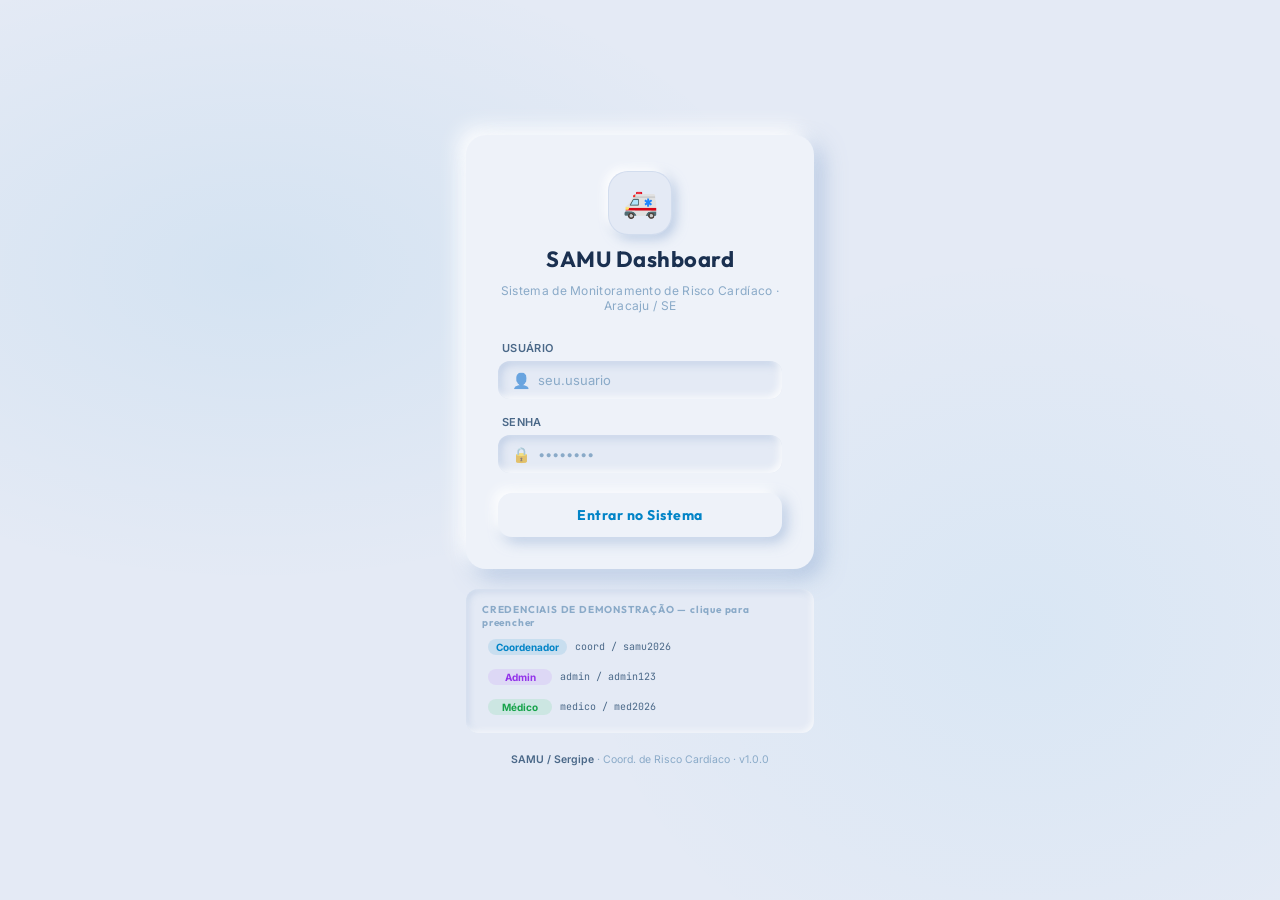
<file: samu-html/index.html>
<!DOCTYPE html>
<html lang="pt-BR">
<head>
  <meta charset="UTF-8" />
  <meta name="viewport" content="width=device-width, initial-scale=1.0" />
  <title>SAMU Dashboard</title>

  <!-- Google Fonts -->
  <link rel="preconnect" href="https://fonts.googleapis.com" />
  <link rel="preconnect" href="https://fonts.gstatic.com" crossorigin />
  <link href="https://fonts.googleapis.com/css2?family=Inter:wght@400;500;600;700&family=Outfit:wght@400;500;600;700&family=JetBrains+Mono:wght@400;600&display=swap" rel="stylesheet" />

  <!-- Stylesheets -->
  <link rel="stylesheet" href="css/variables.css" />
  <link rel="stylesheet" href="css/reset.css" />
  <link rel="stylesheet" href="css/layout.css" />
  <link rel="stylesheet" href="css/sidebar.css" />
  <link rel="stylesheet" href="css/header.css" />
  <link rel="stylesheet" href="css/map.css" />
  <link rel="stylesheet" href="css/fleet.css" />
  <link rel="stylesheet" href="css/performance.css" />
  <link rel="stylesheet" href="css/zones.css" />
  <link rel="stylesheet" href="css/hospitals.css" />
</head>
<body>
  <div class="app">

    <!-- ── Sidebar ── -->
    <aside class="sidebar" id="sidebar"></aside>

    <!-- ── Main ── -->
    <div class="main-content">
      <header class="top-header" id="header"></header>

      <div class="dashboard-body">
        <!-- Map -->
        <section class="map-panel" id="mapPanel"></section>
      </div>

      <!-- Páginas dedicadas (ambulâncias / hospitais / etc.) -->
      <div id="pageView" class="page-view" style="display:none"></div>
    </div>

  </div>

  <!-- Auth (deve vir antes de tudo) -->
  <script src="js/auth.js"></script>
  <script>Auth.guard();</script>

  <!-- Config (API keys) -->
  <script src="js/config.js?v=2"></script>

  <!-- Data -->
  <script src="js/data.js"></script>

  <!-- Charts (SVG helpers) -->
  <script src="js/charts.js"></script>

  <!-- Components -->
  <script src="js/sidebar.js"></script>
  <script src="js/header.js"></script>
  <script src="js/mockMap.js"></script>
  <script src="js/map.js?v=3"></script>
  <script src="js/performance.js"></script>
  <script src="js/zones.js"></script>
  <script src="js/settings.js"></script>
  <script src="js/hospitals.js"></script>

  <!-- App bootstrap -->
  <script src="js/app.js"></script>
</body>
</html>
</file>
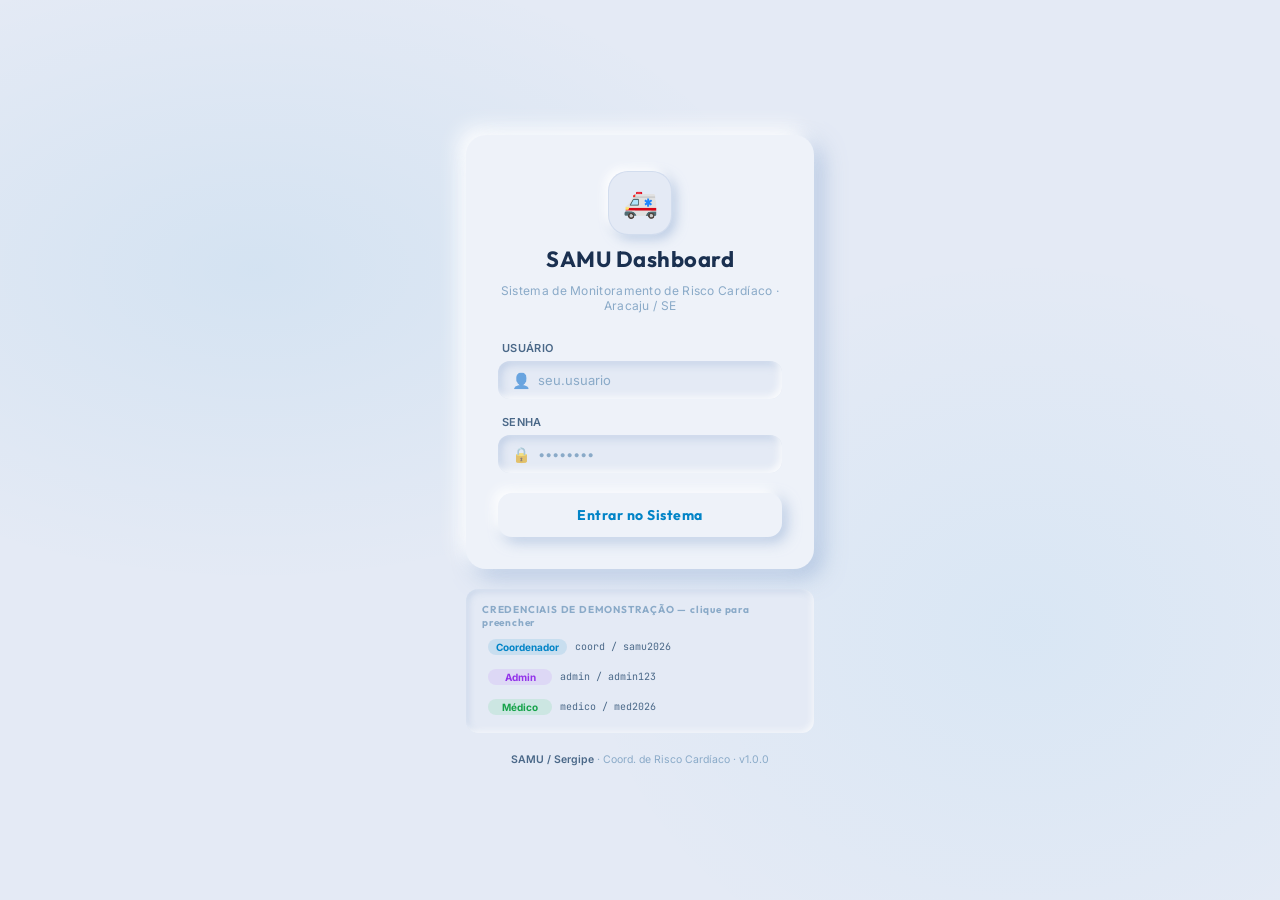
<file: samu-html/hospitals.html>
<!DOCTYPE html>
<html lang="pt-BR">
<head>
  <meta charset="UTF-8" />
  <meta name="viewport" content="width=device-width, initial-scale=1.0" />
  <title>SAMU — Hospitais</title>

  <!-- Google Fonts -->
  <link rel="preconnect" href="https://fonts.googleapis.com" />
  <link rel="preconnect" href="https://fonts.gstatic.com" crossorigin />
  <link href="https://fonts.googleapis.com/css2?family=Inter:wght@400;500;600;700&family=Outfit:wght@400;500;600;700&family=JetBrains+Mono:wght@400;600&display=swap" rel="stylesheet" />

  <!-- Stylesheets (mesmos da aplicação principal) -->
  <link rel="stylesheet" href="css/variables.css" />
  <link rel="stylesheet" href="css/reset.css" />
  <link rel="stylesheet" href="css/layout.css" />
  <link rel="stylesheet" href="css/sidebar.css" />
  <link rel="stylesheet" href="css/header.css" />
  <link rel="stylesheet" href="css/performance.css" />
  <link rel="stylesheet" href="css/zones.css" />
  <link rel="stylesheet" href="css/hospitals.css" />
  <link rel="stylesheet" href="css/hospitals-page.css" />
</head>
<body>
  <div class="app">

    <!-- ── Sidebar ── -->
    <aside class="sidebar" id="sidebar"></aside>

    <!-- ── Main ── -->
    <div class="main-content">
      <header class="top-header" id="header"></header>

      <!-- Conteúdo da página de hospitais -->
      <div class="hosp-page-body">

        <!-- Barra de título da página -->
        <div class="hosp-page-titlebar">
          <a class="hosp-page-back" href="index.html" title="Voltar ao Mapa">
            ← Mapa
          </a>
          <span class="hosp-page-title">🏥 HOSPITAIS — OCUPAÇÃO E DISPONIBILIDADE PARA INFARTOS</span>
          <span class="hosp-page-badge-live">● AO VIVO</span>
        </div>

        <!-- Painel renderizado por hospitals.js -->
        <div class="hosp-page-panel panel" id="hospPanel"></div>

      </div>
    </div>

  </div>

  <!-- ── Scripts ── -->
  <script src="js/auth.js"></script>
  <script>Auth.guard();</script>

  <script src="js/config.js"></script>
  <script src="js/data.js"></script>
  <script src="js/charts.js"></script>
  <script src="js/sidebar.js"></script>
  <script src="js/header.js"></script>
  <script src="js/hospitals.js"></script>

  <script>
    // Router mínimo: redireciona cliques da sidebar de volta ao index
    var Router = {
      navigate(id) {
        if (id === "hospitals") return; // já estamos aqui
        window.location.href = "index.html?nav=" + encodeURIComponent(id);
      }
    };

    document.addEventListener("DOMContentLoaded", () => {
      Sidebar.render();
      Sidebar.activateById("hospitals"); // marca item ativo + no-op no Router
      Header.render();
      HospitalsPanel.render();
    });
  </script>
</body>
</html>
</file>
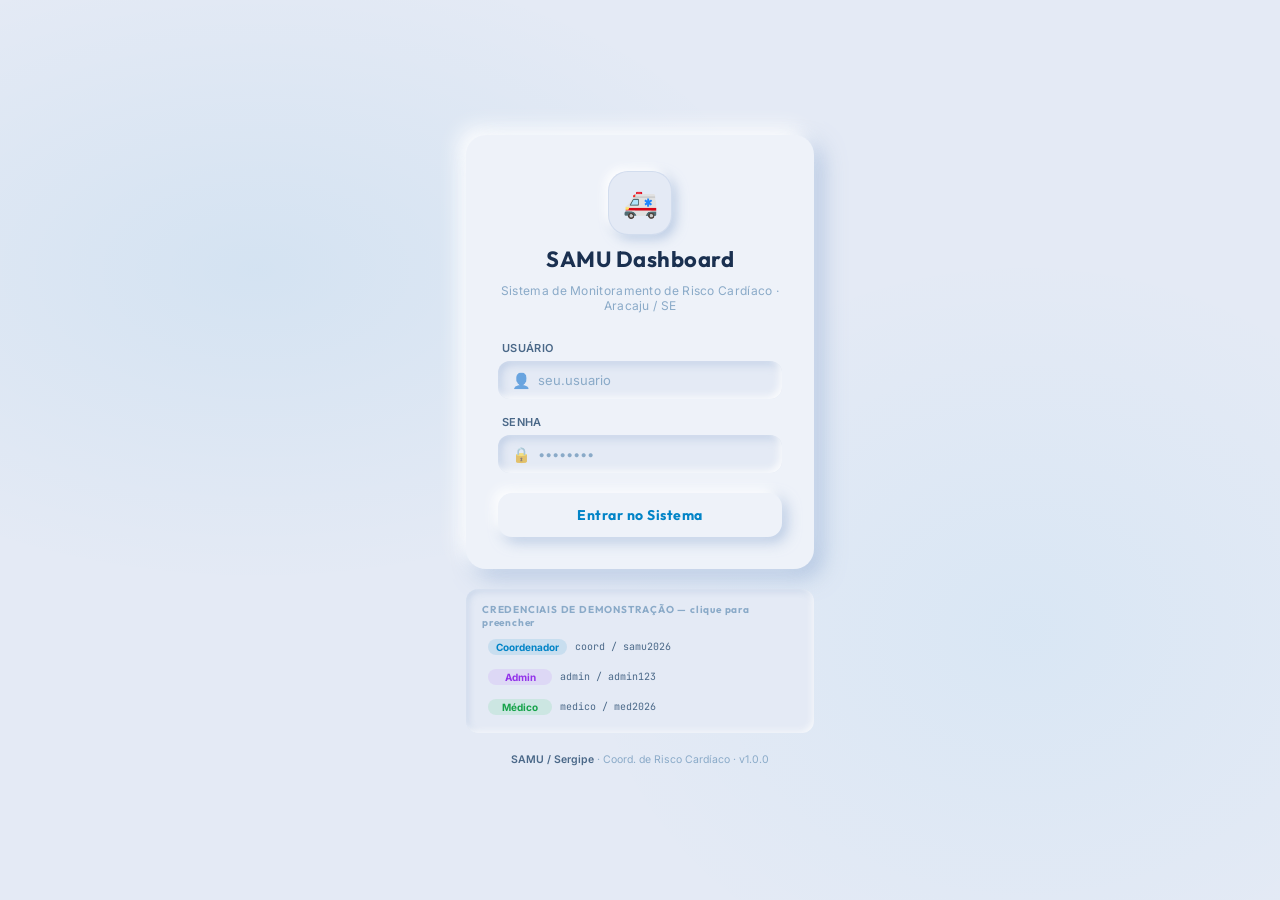
<file: samu-html/login.html>
<!DOCTYPE html>
<html lang="pt-BR">
<head>
  <meta charset="UTF-8" />
  <meta name="viewport" content="width=device-width, initial-scale=1.0" />
  <title>SAMU — Login</title>

  <!-- Google Fonts -->
  <link rel="preconnect" href="https://fonts.googleapis.com" />
  <link rel="preconnect" href="https://fonts.gstatic.com" crossorigin />
  <link href="https://fonts.googleapis.com/css2?family=Inter:wght@400;500;600;700&family=Outfit:wght@400;500;600;700&family=JetBrains+Mono:wght@400;600&display=swap" rel="stylesheet" />

  <link rel="stylesheet" href="css/variables.css" />
  <link rel="stylesheet" href="css/reset.css" />
  <link rel="stylesheet" href="css/login.css" />
</head>
<body>

  <div class="login-bg"></div>

  <div class="login-wrapper">

    <!-- ── Card de login ── -->
    <div class="login-card">

      <!-- Marca -->
      <div class="login-brand">
        <div class="login-logo">🚑</div>
        <div class="login-title">SAMU Dashboard</div>
        <div class="login-subtitle">Sistema de Monitoramento de Risco Cardíaco · Aracaju / SE</div>
      </div>

      <!-- Formulário -->
      <form class="login-form" id="loginForm" autocomplete="off" novalidate>

        <div class="login-field">
          <label class="login-label" for="inputUser">USUÁRIO</label>
          <div class="login-input-wrap">
            <span class="login-input-icon">👤</span>
            <input class="login-input" id="inputUser" type="text"
                   placeholder="seu.usuario" autocomplete="username" />
          </div>
        </div>

        <div class="login-field">
          <label class="login-label" for="inputPass">SENHA</label>
          <div class="login-input-wrap">
            <span class="login-input-icon">🔒</span>
            <input class="login-input" id="inputPass" type="password"
                   placeholder="••••••••" autocomplete="current-password" />
          </div>
        </div>

        <div class="login-error" id="loginError">
          ⚠️ Usuário ou senha inválidos. Tente novamente.
        </div>

        <button class="login-btn" type="submit" id="loginBtn">
          <span class="login-btn-text">Entrar no Sistema</span>
          <span class="login-btn-spinner"></span>
        </button>

      </form>
    </div>

    <!-- ── Dica de credenciais (demo) ── -->
    <div class="login-hint">
      <div class="login-hint-title">CREDENCIAIS DE DEMONSTRAÇÃO — clique para preencher</div>

      <div class="login-hint-row" data-u="coord"  data-p="samu2026">
        <span class="login-hint-badge badge-coord">Coordenador</span>
        <span class="login-hint-creds">coord / samu2026</span>
      </div>
      <div class="login-hint-row" data-u="admin"  data-p="admin123">
        <span class="login-hint-badge badge-admin">Admin</span>
        <span class="login-hint-creds">admin / admin123</span>
      </div>
      <div class="login-hint-row" data-u="medico" data-p="med2026">
        <span class="login-hint-badge badge-medico">Médico</span>
        <span class="login-hint-creds">medico / med2026</span>
      </div>
    </div>

    <!-- Rodapé -->
    <div class="login-footer">
      <b>SAMU / Sergipe</b> · Coord. de Risco Cardíaco · v1.0.0
    </div>

  </div>

  <script src="js/auth.js"></script>
  <script>
    // Se já logado, vai direto ao dashboard
    if (Auth.isLogged()) window.location.replace("index.html");

    const form   = document.getElementById("loginForm");
    const errEl  = document.getElementById("loginError");
    const btn    = document.getElementById("loginBtn");

    form.addEventListener("submit", e => {
      e.preventDefault();
      const user = document.getElementById("inputUser").value;
      const pass = document.getElementById("inputPass").value;

      errEl.classList.remove("visible");
      btn.classList.add("loading");

      // Simula latência de rede (300 ms)
      setTimeout(() => {
        btn.classList.remove("loading");
        if (Auth.login(user, pass)) {
          window.location.href = "index.html";
        } else {
          errEl.classList.add("visible");
          document.getElementById("inputPass").value = "";
          document.getElementById("inputPass").focus();
        }
      }, 300);
    });

    // Clique nas dicas → preenche campos
    document.querySelectorAll(".login-hint-row").forEach(row => {
      row.addEventListener("click", () => {
        document.getElementById("inputUser").value = row.dataset.u;
        document.getElementById("inputPass").value = row.dataset.p;
        document.getElementById("inputUser").focus();
      });
    });
  </script>

</body>
</html>
</file>
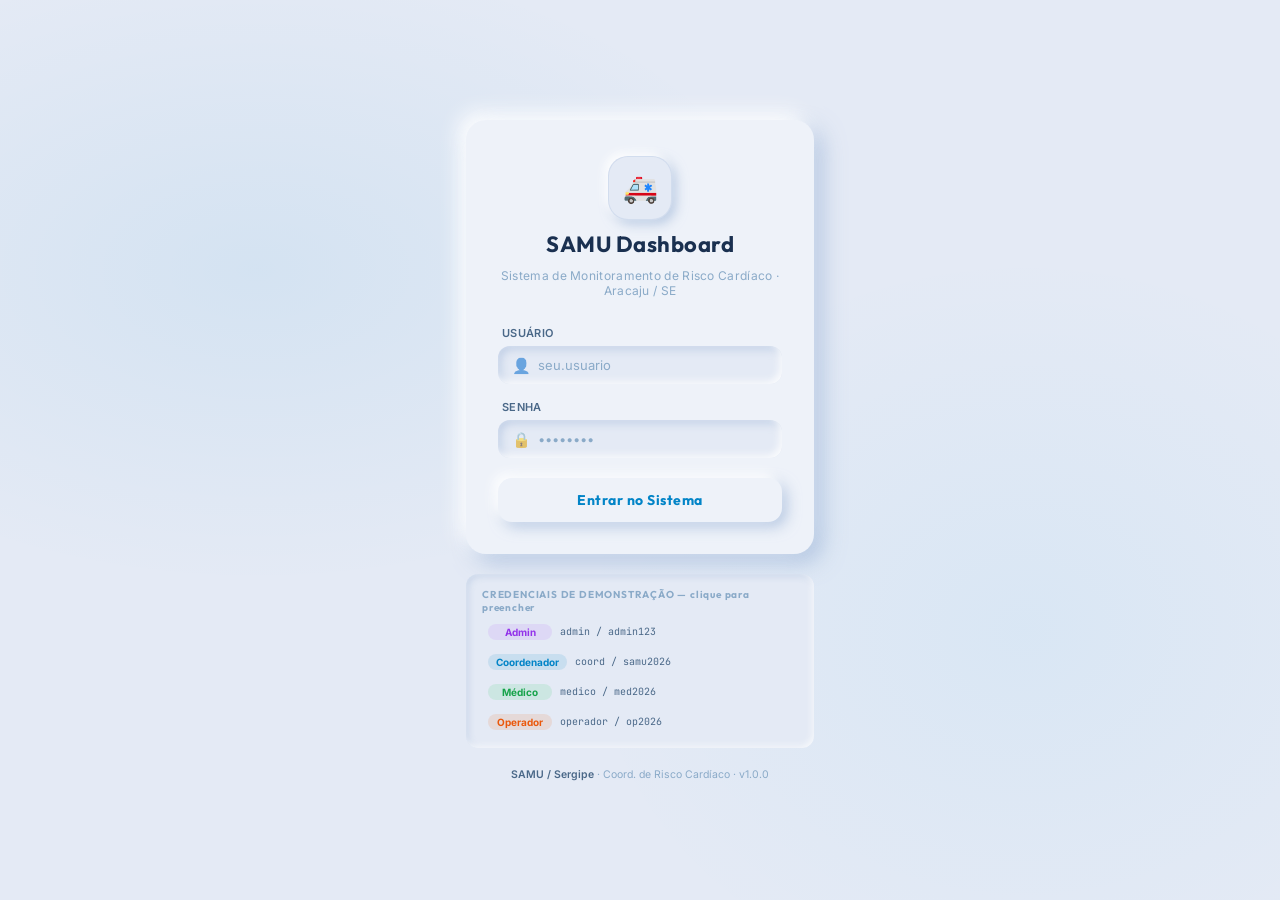
<file: samu-html/css/samu-html/hospitals.html>
<!DOCTYPE html>
<html lang="pt-BR">
<head>
  <meta charset="UTF-8" />
  <meta name="viewport" content="width=device-width, initial-scale=1.0" />
  <title>SAMU — Hospitais</title>

  <!-- Google Fonts -->
  <link rel="preconnect" href="https://fonts.googleapis.com" />
  <link rel="preconnect" href="https://fonts.gstatic.com" crossorigin />
  <link href="https://fonts.googleapis.com/css2?family=Inter:wght@400;500;600;700&family=Outfit:wght@400;500;600;700&family=JetBrains+Mono:wght@400;600&display=swap" rel="stylesheet" />

  <!-- Stylesheets (mesmos da aplicação principal) -->
  <link rel="stylesheet" href="css/variables.css" />
  <link rel="stylesheet" href="css/reset.css" />
  <link rel="stylesheet" href="css/layout.css" />
  <link rel="stylesheet" href="css/sidebar.css" />
  <link rel="stylesheet" href="css/header.css" />
  <link rel="stylesheet" href="css/performance.css" />
  <link rel="stylesheet" href="css/zones.css" />
  <link rel="stylesheet" href="css/hospitals.css" />
  <link rel="stylesheet" href="css/hospitals-page.css" />
</head>
<body>
  <div class="app">

    <!-- ── Sidebar ── -->
    <aside class="sidebar" id="sidebar"></aside>

    <!-- ── Main ── -->
    <div class="main-content">
      <header class="top-header" id="header"></header>

      <!-- Conteúdo da página de hospitais -->
      <div class="hosp-page-body">

        <!-- Barra de título da página -->
        <div class="hosp-page-titlebar">
          <a class="hosp-page-back" href="index.html" title="Voltar ao Mapa">
            ← Mapa
          </a>
          <span class="hosp-page-title">🏥 HOSPITAIS — OCUPAÇÃO E DISPONIBILIDADE PARA INFARTOS</span>
          <span class="hosp-page-badge-live">● AO VIVO</span>
        </div>

        <!-- Painel renderizado por hospitals.js -->
        <div class="hosp-page-panel panel" id="hospPanel"></div>

      </div>
    </div>

  </div>

  <!-- ── Scripts ── -->
  <script src="js/auth.js"></script>
  <script>Auth.guard();</script>

  <script src="js/config.js"></script>
  <script src="js/data.js"></script>
  <!-- Integração dados reais (Overpass OSM + IBGE 2022 + CNES/DATASUS) -->
  <script src="js/realData.js"></script>
  <script src="js/charts.js"></script>
  <script src="js/sidebar.js"></script>
  <script src="js/header.js"></script>
  <script src="js/hospitals.js"></script>

  <script>
    // Router mínimo: redireciona cliques da sidebar de volta ao index
    var Router = {
      navigate(id) {
        if (id === "hospitals") return; // já estamos aqui
        window.location.href = "index.html?nav=" + encodeURIComponent(id);
      }
    };

    document.addEventListener("DOMContentLoaded", async () => {
      Sidebar.render();
      Sidebar.activateById("hospitals");
      Header.render();

      // Busca dados reais antes de renderizar a tabela de hospitais
      await RealData.init();
      Header.render();   // re-renderiza com contagens corretas

      HospitalsPanel.render();
    });
  </script>
</body>
</html>
</file>
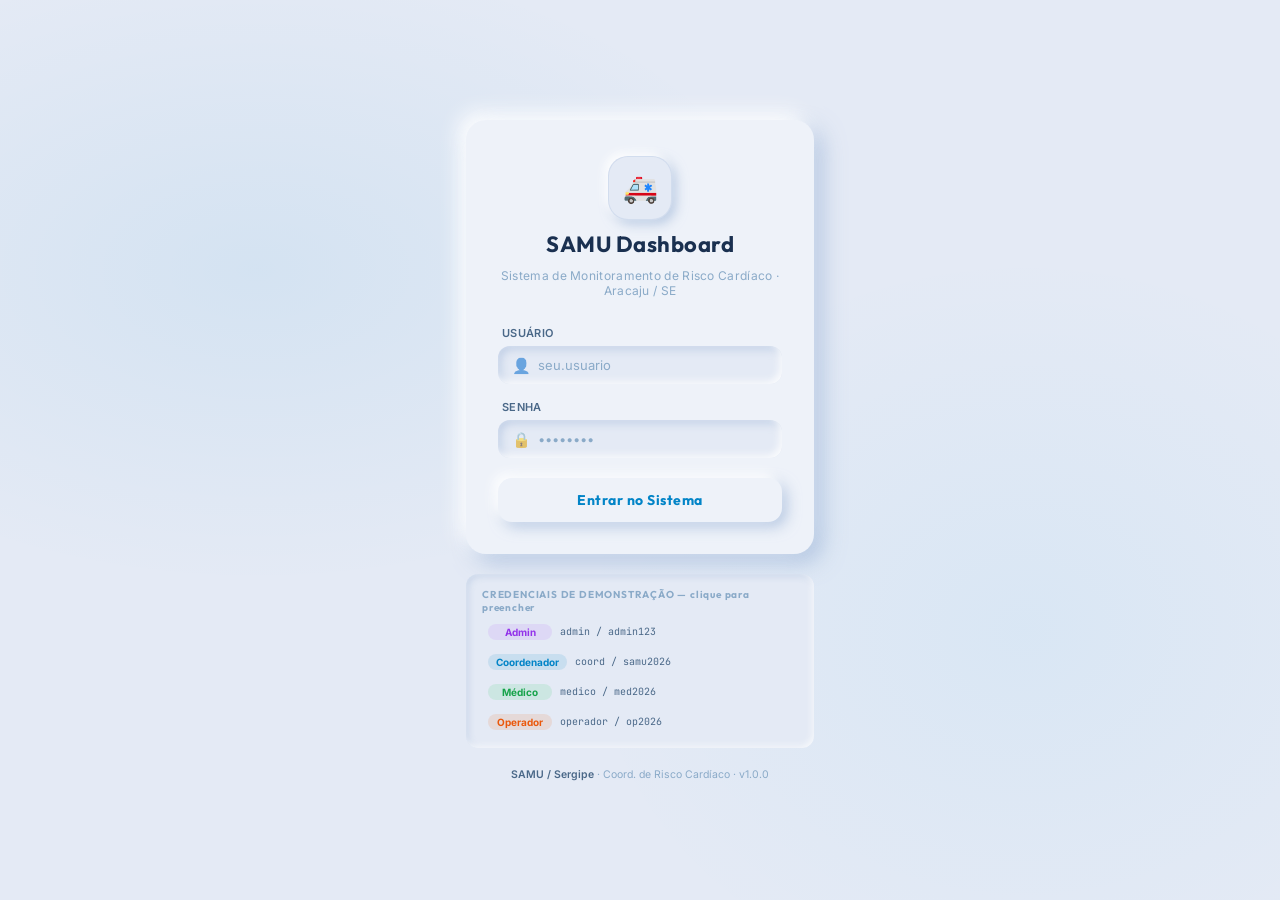
<file: samu-html/css/samu-html/login.html>
<!DOCTYPE html>
<html lang="pt-BR">
<head>
  <meta charset="UTF-8" />
  <meta name="viewport" content="width=device-width, initial-scale=1.0" />
  <title>SAMU — Login</title>

  <!-- Google Fonts -->
  <link rel="preconnect" href="https://fonts.googleapis.com" />
  <link rel="preconnect" href="https://fonts.gstatic.com" crossorigin />
  <link href="https://fonts.googleapis.com/css2?family=Inter:wght@400;500;600;700&family=Outfit:wght@400;500;600;700&family=JetBrains+Mono:wght@400;600&display=swap" rel="stylesheet" />

  <link rel="stylesheet" href="css/variables.css" />
  <link rel="stylesheet" href="css/reset.css" />
  <link rel="stylesheet" href="css/login.css" />
</head>
<body>

  <div class="login-bg"></div>

  <div class="login-wrapper">

    <!-- ── Card de login ── -->
    <div class="login-card">

      <!-- Marca -->
      <div class="login-brand">
        <div class="login-logo">🚑</div>
        <div class="login-title">SAMU Dashboard</div>
        <div class="login-subtitle">Sistema de Monitoramento de Risco Cardíaco · Aracaju / SE</div>
      </div>

      <!-- Formulário -->
      <form class="login-form" id="loginForm" autocomplete="off" novalidate>

        <div class="login-field">
          <label class="login-label" for="inputUser">USUÁRIO</label>
          <div class="login-input-wrap">
            <span class="login-input-icon">👤</span>
            <input class="login-input" id="inputUser" type="text"
                   placeholder="seu.usuario" autocomplete="username" />
          </div>
        </div>

        <div class="login-field">
          <label class="login-label" for="inputPass">SENHA</label>
          <div class="login-input-wrap">
            <span class="login-input-icon">🔒</span>
            <input class="login-input" id="inputPass" type="password"
                   placeholder="••••••••" autocomplete="current-password" />
          </div>
        </div>

        <div class="login-error" id="loginError">
          ⚠️ Usuário ou senha inválidos. Tente novamente.
        </div>

        <button class="login-btn" type="submit" id="loginBtn">
          <span class="login-btn-text">Entrar no Sistema</span>
          <span class="login-btn-spinner"></span>
        </button>

      </form>
    </div>

    <!-- ── Dica de credenciais (demo) ── -->
    <div class="login-hint">
      <div class="login-hint-title">CREDENCIAIS DE DEMONSTRAÇÃO — clique para preencher</div>

      <div class="login-hint-row" data-u="admin" data-p="admin123">
        <span class="login-hint-badge badge-admin" title="Nível 3 — acesso total, gerencia usuários">Admin</span>
        <span class="login-hint-creds">admin / admin123</span>
      </div>
      <div class="login-hint-row" data-u="coord" data-p="samu2026">
        <span class="login-hint-badge badge-coord" title="Nível 2 — gestão operacional completa">Coordenador</span>
        <span class="login-hint-creds">coord / samu2026</span>
      </div>
      <div class="login-hint-row" data-u="medico" data-p="med2026">
        <span class="login-hint-badge badge-medico" title="Nível 1 — acesso clínico e hospitalar">Médico</span>
        <span class="login-hint-creds">medico / med2026</span>
      </div>
      <div class="login-hint-row" data-u="operador" data-p="op2026">
        <span class="login-hint-badge badge-operador" title="Nível 0 — visualização básica">Operador</span>
        <span class="login-hint-creds">operador / op2026</span>
      </div>
    </div>

    <!-- Rodapé -->
    <div class="login-footer">
      <b>SAMU / Sergipe</b> · Coord. de Risco Cardíaco · v1.0.0
    </div>

  </div>

  <script src="js/auth.js"></script>
  <script>
    // Se já logado, vai direto ao dashboard
    if (Auth.isLogged()) window.location.replace("index.html");

    const form   = document.getElementById("loginForm");
    const errEl  = document.getElementById("loginError");
    const btn    = document.getElementById("loginBtn");

    form.addEventListener("submit", e => {
      e.preventDefault();
      const user = document.getElementById("inputUser").value;
      const pass = document.getElementById("inputPass").value;

      errEl.classList.remove("visible");
      btn.classList.add("loading");

      // Simula latência de rede (300 ms)
      setTimeout(() => {
        btn.classList.remove("loading");
        if (Auth.login(user, pass)) {
          window.location.href = "index.html";
        } else {
          errEl.classList.add("visible");
          document.getElementById("inputPass").value = "";
          document.getElementById("inputPass").focus();
        }
      }, 300);
    });

    // Clique nas dicas → preenche campos
    document.querySelectorAll(".login-hint-row").forEach(row => {
      row.addEventListener("click", () => {
        document.getElementById("inputUser").value = row.dataset.u;
        document.getElementById("inputPass").value = row.dataset.p;
        document.getElementById("inputUser").focus();
      });
    });
  </script>

</body>
</html>
</file>
<file: samu-html/css/variables.css>
﻿/* ============================================================
   variables.css -- Design tokens -- Light Neumorphic Theme
   ============================================================ */

:root {
  /*  Surface — base azul-cinza claro */
  --sur:  #eef2f9;   /* superfície principal                */
  --sur1: #e4eaf5;   /* fundo de página (ligeiramente mais escuro) */
  --sur2: #f5f8fd;   /* elevado / destaque (mais claro)     */

  /*  Sombras neumórficas claras
      Destaque branco no canto superior-esquerdo
      Sombra azul-acinzentada no inferior-direito        */
  --nm-out: -5px -5px 12px rgba(255,255,255,0.90),
             5px  5px 14px rgba(155,180,215,0.65);
  --nm-in:  inset -3px -3px 8px rgba(255,255,255,0.82),
            inset  3px  3px 9px rgba(155,180,215,0.55);
  --nm-flat: -2px -2px 6px rgba(255,255,255,0.82),
              2px  2px 7px rgba(155,180,215,0.52);

  /*  Cores de sombra como variáveis (para uso inline) */
  --sh-light: rgba(255,255,255,0.90);
  --sh-dark:  rgba(155,180,215,0.65);

  /*  Compatibilidade */
  --bg0: var(--sur1);
  --bg1: var(--sur1);
  --bg2: var(--sur);
  --bg3: var(--sur2);
  --bd:  rgba(155, 180, 215, 0.50);
  --bd2: rgba(2, 132, 199, 0.35);

  /*  Text */
  --t1: #1a3050;   /* texto principal — azul-marinho profundo */
  --t2: #4a6888;   /* texto secundário                        */
  --t3: #8aaac8;   /* texto terciário / muted                 */

  /*  Accent — saturados para legibilidade sobre fundo claro */
  --blue:   #2563eb;
  --cyan:   #0284c7;
  --green:  #16a34a;
  --orange: #ea580c;
  --red:    #dc2626;
  --yellow: #b45309;

  /*  Glow helpers (suaves no tema claro) */
  --glow-cyan:   0 0 14px rgba(2,  132, 199, 0.28);
  --glow-green:  0 0 12px rgba(22, 163,  74, 0.28);
  --glow-red:    0 0 12px rgba(220,  38,  38, 0.28);
  --glow-orange: 0 0 12px rgba(234,  88,  12, 0.28);

  /*  Typography — legibilidade máxima */
  --fd: 'Outfit', sans-serif;       /* títulos, rótulos, badges  */
  --fm: 'JetBrains Mono', monospace;/* IDs, coords, dados brutos */
  --fb: 'Inter', sans-serif;        /* corpo, descrições, tabelas */

  /*  Spacing */
  --gap:    8px;
  --radius: 14px;
  --radius-sm: 9px;
}
</file>
<file: samu-html/css/layout.css>
﻿/* ============================================================
   layout.css -- Estrutura principal -- Light Neumorphic
   ============================================================ */

.app {
  display: flex;
  width: 100vw;
  height: 100vh;
  background: var(--sur1);
}

/* Coluna principal */
.main-content {
  flex: 1;
  display: flex;
  flex-direction: column;
  overflow: hidden;
  min-width: 0;
  background: var(--sur1);
}

/* Corpo do dashboard */
.dashboard-body {
  flex: 1;
  display: flex;
  flex-direction: column;
  overflow: hidden;
  gap: var(--gap);
  padding: 12px;
}

/* Base de painel */
.panel {
  background: var(--sur);
  border-radius: var(--radius);
  display: flex;
  flex-direction: column;
  overflow: hidden;
  padding: 12px 16px;
  box-shadow: var(--nm-out);
}

.panel-title {
  font-family: var(--fd);
  font-size: 13px;
  font-weight: 700;
  letter-spacing: 0.8px;
  color: var(--t1);
  text-align: center;
  padding-bottom: 8px;
  margin-bottom: 8px;
  flex-shrink: 0;
  position: relative;
}

.panel-title::after {
  content: '';
  position: absolute;
  bottom: 0;
  left: 20%;
  width: 60%;
  height: 1px;
  background: linear-gradient(90deg, transparent, rgba(2,132,199,0.30), transparent);
}

/*  Páginas dedicadas  */
.page-view {
  flex: 1;
  display: flex;
  flex-direction: column;
  overflow: hidden;
  padding: 12px;
  gap: 10px;
  min-height: 0;
  background: var(--sur1);
}

.page-header {
  display: flex;
  align-items: center;
  gap: 14px;
  flex-shrink: 0;
}

.page-back-btn {
  background: var(--sur);
  box-shadow: var(--nm-out);
  color: var(--cyan);
  font-family: var(--fb);
  font-size: 12px;
  font-weight: 600;
  letter-spacing: 0.2px;
  padding: 8px 18px;
  border-radius: 22px;
  cursor: pointer;
  transition: box-shadow 0.18s;
  border: none;
}
.page-back-btn:hover  { box-shadow: var(--nm-out), var(--glow-cyan); }
.page-back-btn:active { box-shadow: var(--nm-in); }

.page-title {
  font-family: var(--fd);
  font-size: 16px;
  font-weight: 700;
  letter-spacing: 0.5px;
  color: var(--t1);
}

.page-panel {
  flex: 1;
  background: var(--sur);
  border-radius: var(--radius);
  display: flex;
  flex-direction: column;
  overflow: hidden;
  padding: 18px 22px;
  min-height: 0;
  box-shadow: var(--nm-out);
}

.page-placeholder {
  flex: 1;
  display: flex;
  flex-direction: column;
  align-items: center;
  justify-content: center;
  gap: 14px;
  color: var(--t3);
  font-family: var(--fd);
  font-size: 14px;
  letter-spacing: 0.5px;
}
.page-placeholder-icon { font-size: 48px; }
</file>
<file: samu-html/css/sidebar.css>
﻿/* ============================================================
   sidebar.css -- Sidebar -- Light Neumorphic
   ============================================================ */

.sidebar {
  width: 96px;
  min-width: 96px;
  background: var(--sur1);
  display: flex;
  flex-direction: column;
  align-items: center;
  padding: 14px 0;
  gap: 4px;
  overflow: hidden;
  box-shadow: 4px 0 18px rgba(155, 180, 215, 0.45);
  z-index: 10;
}

/*  Perfil  */
.sidebar-profile {
  display: flex;
  flex-direction: column;
  align-items: center;
  gap: 6px;
  padding: 0 10px 14px;
  border-bottom: 1px solid rgba(155, 180, 215, 0.45);
  width: 100%;
}

.avatar {
  width: 48px;
  height: 48px;
  border-radius: 50%;
  background: var(--sur);
  box-shadow: var(--nm-out), 0 0 10px rgba(2, 132, 199, 0.14);
  display: flex;
  align-items: center;
  justify-content: center;
  font-family: var(--fd);
  font-weight: 700;
  font-size: 14px;
  color: var(--cyan);
  border: 2px solid rgba(2, 132, 199, 0.22);
}

.profile-name {
  font-family: var(--fb);
  font-weight: 700;
  font-size: 11px;
  color: var(--t1);
  text-align: center;
}

.profile-role {
  font-size: 9.5px;
  color: var(--t2);
  line-height: 1.4;
  text-align: center;
  font-family: var(--fb);
}

.profile-org {
  font-family: var(--fd);
  font-size: 10px;
  font-weight: 700;
  color: var(--orange);
  letter-spacing: 0.5px;
}

/*  Nav  */
.sidebar-nav {
  display: flex;
  flex-direction: column;
  gap: 6px;
  width: 100%;
  padding: 10px 8px;
  flex: 1;
}

.nav-item {
  display: flex;
  flex-direction: column;
  align-items: center;
  gap: 4px;
  padding: 10px 4px;
  border-radius: var(--radius-sm);
  width: 100%;
  background: var(--sur1);
  box-shadow: var(--nm-flat);
  transition: box-shadow 0.2s, color 0.2s;
}

.nav-item:hover {
  box-shadow: var(--nm-out);
}

.nav-item.active {
  background: var(--sur);
  box-shadow: var(--nm-in), 0 0 12px rgba(2, 132, 199, 0.14);
}

.nav-icon  { font-size: 20px; line-height: 1; }

.nav-label {
  font-size: 10px;
  color: var(--t2);
  text-align: center;
  line-height: 1.2;
  font-family: var(--fb);
  font-weight: 500;
  letter-spacing: 0.1px;
}

.nav-item.active .nav-label { color: var(--cyan); font-weight: 700; }
.nav-item.active .nav-icon  { filter: drop-shadow(0 0 4px rgba(2,132,199,0.50)); }

/*  Footer  */
.sidebar-footer {
  margin-top: auto;
  padding-top: 10px;
  display: flex;
  flex-direction: column;
  align-items: center;
  gap: 8px;
  padding-bottom: 6px;
}

.status-dot {
  width: 30px;
  height: 30px;
  border-radius: 50%;
  background: var(--sur1);
  box-shadow: var(--nm-flat);
  border: none;
  cursor: pointer;
  display: flex;
  align-items: center;
  justify-content: center;
  position: relative;
  transition: box-shadow 0.2s;
}

/* ícone de sair: sempre visível */
.status-dot-icon {
  font-size: 16px;
  line-height: 1;
  color: var(--red);
  opacity: 1;
  transition: opacity 0.18s;
  position: absolute;
}

.status-dot:hover .status-dot-icon { opacity: 1; }

.status-dot.online {
  box-shadow: var(--nm-flat), 0 0 8px rgba(220,38,38,0.30);
  border: 1.5px solid rgba(220,38,38,0.40);
}

.status-dot.online:hover {
  box-shadow: var(--nm-out), 0 0 14px rgba(220,38,38,0.35);
  border-color: rgba(220,38,38,0.60);
}
</file>
<file: samu-html/css/header.css>
﻿/* ============================================================
   header.css -- Barra de status -- Light Neumorphic
   ============================================================ */

.top-header {
  display: flex;
  align-items: center;
  gap: 8px;
  flex-wrap: wrap;
  padding: 7px 18px;
  background: var(--sur1);
  font-family: var(--fm);
  font-size: 11px;
  flex-shrink: 0;
  box-shadow: 0 4px 16px rgba(155, 180, 215, 0.50);
  z-index: 5;
}

.header-item {
  display: flex;
  align-items: center;
  gap: 5px;
  background: var(--sur);
  padding: 4px 12px;
  border-radius: 22px;
  box-shadow: var(--nm-in);
}

.header-label {
  color: var(--t3);
  font-size: 10px;
  letter-spacing: 0.2px;
  font-family: var(--fb);
}

.header-value {
  color: var(--t1);
  font-weight: 600;
  font-size: 11px;
}

.header-divider {
  width: 4px;
  height: 4px;
  border-radius: 50%;
  background: var(--t3);
  opacity: 0.4;
}
</file>
<file: samu-html/css/map.css>
﻿/* ============================================================
   map.css -- Painel do mapa -- Light Neumorphic
   ============================================================ */

/*  Painel externo  */
.map-panel {
  flex: 1;
  min-height: 0;
  background: var(--sur);
  border-radius: var(--radius);
  display: flex;
  flex-direction: column;
  overflow: hidden;
  box-shadow: var(--nm-out);
}

/*  Barra de titulo  */
.map-title-bar {
  display: flex;
  align-items: center;
  gap: 10px;
  padding: 6px 14px;
  background: var(--sur1);
  font-family: var(--fd);
  font-size: 13px;
  font-weight: 700;
  letter-spacing: 0.8px;
  flex-shrink: 0;
  box-shadow: 0 3px 10px rgba(155, 180, 215, 0.40);
  z-index: 2;
  color: var(--t1);
}

.map-menu-icon { font-size: 18px; color: var(--cyan); }

.map-title-badges {
  margin-left: auto;
  display: flex;
  gap: 7px;
  align-items: center;
}

.map-badge-city {
  font-family: var(--fb);
  font-size: 11px;
  color: var(--t2);
  background: var(--sur);
  padding: 3px 11px;
  border-radius: 14px;
  box-shadow: var(--nm-in);
}

.map-badge-src {
  font-family: var(--fb);
  font-size: 11px;
  color: var(--yellow);
  background: var(--sur);
  padding: 3px 11px;
  border-radius: 14px;
  box-shadow: var(--nm-in), var(--glow-orange);
}

.map-badge-live {
  font-family: var(--fb);
  font-size: 10px;
  font-weight: 600;
  color: var(--green);
  background: var(--sur);
  padding: 3px 11px;
  border-radius: 14px;
  box-shadow: var(--nm-in), var(--glow-green);
  animation: blink 2s infinite;
}

/*  Botoes de controle  */
.map-ctrl-btn {
  font-family: var(--fb);
  font-size: 11px;
  font-weight: 500;
  color: var(--t1);
  background: var(--sur);
  padding: 5px 14px;
  border-radius: 16px;
  cursor: pointer;
  border: none;
  box-shadow: var(--nm-out);
  transition: box-shadow 0.18s, color 0.18s;
}

.map-ctrl-btn:hover {
  color: var(--cyan);
  box-shadow: var(--nm-out), var(--glow-cyan);
}

.map-ctrl-btn:active { box-shadow: var(--nm-in); }

.map-ctrl-btn.inactive {
  color: var(--t3);
  box-shadow: var(--nm-in);
}

/*  Spinner de carregamento  */
.map-loading {
  display: flex;
  flex-direction: column;
  align-items: center;
  gap: 14px;
  font-family: var(--fb);
  font-size: 13px;
  color: var(--cyan);
}

.deck-spinner {
  width: 42px;
  height: 42px;
  border-radius: 50%;
  background: var(--sur);
  box-shadow: var(--nm-out);
  border: 3px solid transparent;
  border-top-color: var(--cyan);
  animation: spin 1.1s linear infinite;
}

/*  Tooltip deck.gl  */
.deck-tooltip {
  position: absolute;
  pointer-events: none;
  z-index: 999;
  max-width: 230px;
  background: var(--sur2);
  border-radius: var(--radius);
  padding: 14px 16px;
  box-shadow: var(--nm-out), 0 6px 24px rgba(155,180,215,0.40);
  font-family: var(--fb);
  font-size: 11.5px;
  color: var(--t2);
  line-height: 1.75;
}

.dt-header {
  font-family: var(--fd);
  font-size: 14px;
  color: var(--cyan);
  font-weight: 700;
  letter-spacing: 0.2px;
  margin-bottom: 7px;
  padding-bottom: 6px;
  border-bottom: 1px solid rgba(155,180,215,0.45);
}

.dt-row {
  display: flex;
  gap: 6px;
  align-items: baseline;
}

.dt-row span:first-child {
  color: var(--t3);
  min-width: 60px;
  font-size: 10.5px;
}

.dt-coord {
  font-family: var(--fm);
  font-size: 9.5px;
  color: var(--t3);
  margin-top: 7px;
  padding-top: 5px;
  border-top: 1px solid rgba(155,180,215,0.40);
}

/*  Container do mapa  */
.map-container {
  flex: 1;
  min-height: 300px;
  position: relative;
  overflow: hidden;
  background: #0a0f1a;
}

/*  Rodape  */
.map-footer {
  display: flex;
  justify-content: space-between;
  align-items: center;
  padding: 5px 14px;
  background: var(--sur1);
  border-top: none;
  box-shadow: 0 -3px 10px rgba(155, 180, 215, 0.35);
  flex-shrink: 0;
}

.map-nav {
  font-size: 11px;
  color: var(--t2);
  cursor: pointer;
  display: flex;
  gap: 6px;
  align-items: center;
}

.map-info {
  font-family: var(--fm);
  font-size: 10px;
  color: var(--t3);
}

/*  Overlay loading / error  */
.map-overlay {
  position: absolute;
  inset: 0;
  display: flex;
  align-items: center;
  justify-content: center;
  background: var(--sur);
  z-index: 20;
}

.map-error {
  display: flex;
  flex-direction: column;
  align-items: center;
  gap: 8px;
  color: var(--red);
  font-family: var(--fb);
  font-size: 13px;
  background: var(--sur);
  padding: 28px 36px;
  border-radius: var(--radius);
  box-shadow: var(--nm-out);
}

.map-error small { color: var(--t3); font-size: 11px; }

/*  Mapa real (Leaflet etc.)  */
.real-map-container { position: absolute; inset: 0; }

/* ─── Legenda do mapa ────────────────────────────────────────── */
.map-legend {
  position: absolute;
  bottom: 14px;
  right: 14px;
  z-index: 10;
  background: var(--sur2);
  border-radius: var(--radius);
  box-shadow: var(--nm-out);
  padding: 14px 16px;
  min-width: 158px;
  pointer-events: none;
  user-select: none;
}

.map-legend-title {
  font-family: var(--fd);
  font-size: 10px;
  font-weight: 700;
  letter-spacing: 1.2px;
  color: var(--cyan);
  margin-bottom: 10px;
  padding-bottom: 6px;
  border-bottom: 1px solid rgba(2,132,199,0.20);
}

.legend-section {
  margin-bottom: 10px;
}
.legend-section:last-child { margin-bottom: 0; }

.legend-section-title {
  font-family: var(--fd);
  font-size: 9px;
  font-weight: 700;
  letter-spacing: 0.8px;
  color: var(--t3);
  margin-bottom: 6px;
}

.legend-item {
  display: flex;
  align-items: center;
  gap: 8px;
  font-family: var(--fb);
  font-size: 10.5px;
  color: var(--t2);
  margin-bottom: 5px;
}
.legend-item:last-child { margin-bottom: 0; }

.legend-dot {
  display: inline-block;
  width: 10px;
  height: 10px;
  border-radius: 50%;
  flex-shrink: 0;
}

.legend-gradient-bar {
  height: 10px;
  border-radius: 5px;
  background: linear-gradient(
    to right,
    rgba(10,80,200,0.7),
    rgba(0,180,220,0.8),
    rgba(30,200,80,0.85),
    rgba(220,210,10,0.9),
    rgba(240,90,0,0.95),
    rgba(210,0,0,1)
  );
  box-shadow: var(--nm-in);
  margin-bottom: 3px;
}

.legend-gradient-labels {
  display: flex;
  justify-content: space-between;
  font-family: var(--fb);
  font-size: 9px;
  color: var(--t3);
}

/* ─── Statbar ambulâncias no rodapé ─────────────────────────── */
.map-amb-stats {
  display: flex;
  gap: 10px;
  align-items: center;
  font-family: var(--fm);
  font-size: 9px;
}

.amb-stat-pip {
  display: flex;
  align-items: center;
  gap: 3px;
  font-family: var(--fm);
  font-size: 9px;
  letter-spacing: 0.3px;
}
</file>
<file: samu-html/css/fleet.css>
﻿/* ============================================================
   fleet.css -- Painel de Ambulancias -- Dark Neumorphic
   ============================================================ */

.fleet-panel { width: 42%; flex-shrink: 0; }

.fleet-sub-title {
  font-family: var(--fd);
  font-size: 9.5px;
  font-weight: 600;
  letter-spacing: 0.8px;
  color: var(--t2);
  text-align: center;
  margin-bottom: 4px;
}

/*  Donut / topo  */
.fleet-top {
  display: flex;
  flex-direction: column;
  align-items: center;
}

.fleet-chart-row {
  display: flex;
  align-items: center;
  gap: 12px;
}

.fleet-legend {
  display: flex;
  flex-direction: column;
  gap: 6px;
}

.legend-item {
  display: flex;
  align-items: center;
  gap: 6px;
  font-size: 10.5px;
  color: var(--t1);
}

.legend-dot {
  width: 10px;
  height: 10px;
  border-radius: 50%;
  flex-shrink: 0;
  box-shadow: 0 0 6px currentColor;
}

.legend-dot.blue   { background: var(--blue);   color: var(--blue);   }
.legend-dot.red    { background: var(--red);    color: var(--red);    }
.legend-dot.yellow { background: var(--yellow); color: var(--yellow); }
.legend-dot.green  { background: var(--green);  color: var(--green);  }

/*  Badges de status  */
.badge {
  display: inline-block;
  padding: 2px 7px;
  border-radius: 10px;
  font-size: 8.5px;
  font-weight: 600;
  font-family: var(--fd);
  box-shadow: var(--nm-in);
}

.badge.available  { color: #86efac; box-shadow: var(--nm-in), var(--glow-green); }
.badge.busy       { color: #fca5a5; box-shadow: var(--nm-in), var(--glow-red);   }
.badge.maintenance{ color: #fcd34d; box-shadow: var(--nm-in), var(--glow-orange);}

.badge.alta  { color: #fca5a5; box-shadow: var(--nm-in), var(--glow-red);   }
.badge.media { color: #fdba74; box-shadow: var(--nm-in), var(--glow-orange); }
.badge.baixa { color: #fcd34d; box-shadow: var(--nm-in);                    }

/*  Tabela  */
.fleet-table-wrap {
  flex: 1;
  overflow: hidden;
  margin-top: 6px;
}

.inc-table { font-size: 9.5px; }

.inc-table th {
  font-family: var(--fd);
  font-size: 8.5px;
  font-weight: 600;
  letter-spacing: 0.5px;
  color: var(--t2);
  padding: 3px 6px;
  text-align: left;
}

.inc-table td {
  padding: 3px 6px;
  color: var(--t1);
}

.inc-table tbody tr {
  background: var(--sur);
  border-radius: 6px;
  transition: box-shadow 0.15s;
}

.inc-table tr:hover td { color: var(--t1); filter: brightness(1.15); }

.amb-id {
  font-family: var(--fm);
  color: var(--cyan);
  font-weight: 700;
  letter-spacing: 0.5px;
}

.cov-cell {
  font-size: 8.5px;
  color: var(--t3);
}

/*  Abas  */
.fleet-tabs {
  display: flex;
  gap: 6px;
  margin-bottom: 8px;
  flex-shrink: 0;
}

.fleet-tab {
  flex: 1;
  padding: 6px 8px;
  background: var(--sur);
  border: none;
  border-radius: var(--radius-sm);
  color: var(--t2);
  font-family: var(--fd);
  font-size: 9px;
  font-weight: 600;
  letter-spacing: 0.4px;
  cursor: pointer;
  box-shadow: var(--nm-out);
  transition: box-shadow 0.18s, color 0.18s;
}

.fleet-tab:hover  { color: var(--cyan); box-shadow: var(--nm-out), var(--glow-cyan); }
.fleet-tab.active { color: var(--cyan); box-shadow: var(--nm-in), var(--glow-cyan); }

.fleet-tab-body {
  flex: 1;
  overflow-y: auto;
  display: flex;
  flex-direction: column;
  gap: 4px;
  min-height: 0;
}

/*  Botao remover  */
.amb-del-btn {
  background: var(--sur);
  border: none;
  color: var(--t3);
  cursor: pointer;
  font-size: 10px;
  padding: 2px 5px;
  border-radius: 6px;
  box-shadow: var(--nm-flat);
  transition: box-shadow 0.15s, color 0.15s;
}
.amb-del-btn:hover {
  color: var(--red);
  box-shadow: var(--nm-in), var(--glow-red);
}

/*  Formulario cadastro  */
.amb-form-wrap {
  display: flex;
  flex-direction: column;
  gap: 8px;
  padding: 4px 2px;
}

.amb-form-grid {
  display: grid;
  grid-template-columns: 1fr 1fr;
  gap: 8px 12px;
}

.amb-form-label {
  display: flex;
  flex-direction: column;
  gap: 4px;
  font-family: var(--fd);
  font-size: 8.5px;
  font-weight: 600;
  letter-spacing: 0.5px;
  color: var(--t2);
}

.amb-input {
  background: var(--sur);
  border: none;
  border-radius: var(--radius-sm);
  color: var(--t1);
  font-family: var(--fm);
  font-size: 10px;
  padding: 5px 9px;
  outline: none;
  box-shadow: var(--nm-in);
  transition: box-shadow 0.18s;
  -moz-appearance: textfield;
}
.amb-input:focus {
  box-shadow: var(--nm-in), var(--glow-cyan);
  color: var(--t1);
}
.amb-input option { background: #141d2e; color: var(--t1); }

.amb-form-msg {
  font-family: var(--fd);
  font-size: 9px;
  min-height: 14px;
  letter-spacing: 0.3px;
}
.amb-form-msg.error   { color: var(--red);   }
.amb-form-msg.success { color: var(--green); }

.amb-form-actions {
  display: flex;
  justify-content: flex-end;
  gap: 8px;
  margin-top: 2px;
}

.amb-btn-cancel, .amb-btn-save {
  padding: 6px 16px;
  border-radius: 20px;
  font-family: var(--fd);
  font-size: 9.5px;
  font-weight: 700;
  letter-spacing: 0.5px;
  cursor: pointer;
  border: none;
  background: var(--sur);
  box-shadow: var(--nm-out);
  transition: box-shadow 0.18s, color 0.18s;
}

.amb-btn-cancel { color: var(--t2); }
.amb-btn-cancel:hover  { color: var(--t1); }
.amb-btn-cancel:active { box-shadow: var(--nm-in); }

.amb-btn-save { color: var(--cyan); }
.amb-btn-save:hover  { box-shadow: var(--nm-out), var(--glow-cyan); }
.amb-btn-save:active { box-shadow: var(--nm-in); }
</file>
<file: samu-html/css/performance.css>
﻿/* ============================================================
   performance.css -- Hospitais e Risco -- Light Neumorphic
   ============================================================ */

.performance-panel {
  flex: 1;
  overflow: hidden;
}

.perf-scroll-wrap {
  flex: 1;
  overflow-y: auto;
  min-height: 0;
  padding-right: 4px;
  display: flex;
  flex-direction: column;
  gap: 6px;
}

/*  Stats rapidas  */
.hosp-stats-row {
  display: flex;
  gap: 8px;
  margin-bottom: 4px;
  flex-shrink: 0;
}

.hosp-stat {
  flex: 1;
  background: var(--sur);
  border-radius: var(--radius-sm);
  padding: 10px 8px;
  display: flex;
  flex-direction: column;
  align-items: center;
  gap: 4px;
  box-shadow: var(--nm-in);
}

.hs-val {
  font-family: var(--fd);
  font-size: 20px;
  font-weight: 700;
  line-height: 1;
}

.hs-lbl {
  font-size: 9.5px;
  color: var(--t2);
  font-family: var(--fb);
  letter-spacing: 0.2px;
  text-align: center;
}

/*  Lista de hospitais  */
.hosp-list {
  display: flex;
  flex-direction: column;
  gap: 5px;
}

.hosp-row {
  display: flex;
  align-items: center;
  gap: 8px;
  background: var(--sur);
  border-radius: var(--radius-sm);
  padding: 7px 10px;
  box-shadow: var(--nm-flat);
  transition: box-shadow 0.18s;
}
.hosp-row:hover { box-shadow: var(--nm-out); }

.hosp-badge {
  width: 22px;
  height: 22px;
  border-radius: 7px;
  display: flex;
  align-items: center;
  justify-content: center;
  font-family: var(--fd);
  font-size: 10px;
  font-weight: 700;
  flex-shrink: 0;
  box-shadow: var(--nm-in);
}

.hosp-badge-h { color: var(--cyan); }
.hosp-badge-u { color: #c084fc;    }

.hosp-name {
  width: 120px;
  font-family: var(--fb);
  font-size: 11px;
  color: var(--t1);
  white-space: nowrap;
  overflow: hidden;
  text-overflow: ellipsis;
  flex-shrink: 0;
}

.hosp-bar-wrap {
  flex: 1;
  height: 7px;
  background: var(--sur);
  border-radius: 4px;
  overflow: hidden;
  box-shadow: var(--nm-in);
}

.hosp-bar {
  height: 100%;
  border-radius: 4px;
  transition: width 0.6s ease;
  box-shadow: 0 0 8px currentColor;
}

.hosp-pct {
  font-family: var(--fm);
  font-size: 10.5px;
  width: 32px;
  text-align: right;
  flex-shrink: 0;
}

.hosp-leitos {
  font-family: var(--fm);
  font-size: 10px;
  color: var(--t3);
  width: 32px;
  text-align: right;
  flex-shrink: 0;
}

/*  Barras de risco por bairro  */
.risk-bar-row {
  display: flex;
  align-items: center;
  gap: 6px;
  margin-bottom: 4px;
  font-size: 10.5px;
}

.risk-bairro {
  font-family: var(--fb);
  color: var(--t2);
  width: 100px;
  flex-shrink: 0;
  white-space: nowrap;
  overflow: hidden;
  text-overflow: ellipsis;
}

.risk-bar-track {
  flex: 1;
  height: 6px;
  background: var(--sur);
  border-radius: 4px;
  overflow: hidden;
  box-shadow: var(--nm-in);
}

.risk-bar-fill {
  height: 100%;
  border-radius: 4px;
  transition: width 0.6s ease;
  box-shadow: 0 0 6px currentColor;
}

.risk-val {
  font-family: var(--fm);
  font-size: 10.5px;
  width: 26px;
  text-align: right;
  flex-shrink: 0;
}

.perf-sub-title {
  font-family: var(--fd);
  font-size: 10px;
  font-weight: 600;
  letter-spacing: 0.5px;
  color: var(--t2);
  text-align: center;
  margin-bottom: 4px;
}
</file>
<file: samu-html/css/zones.css>
/* ============================================================
   zones.css — Zonas Críticas + Configurações — Light Neumorphic
   ============================================================ */

/* ── Stats rápidas ─────────────────────────────────────────── */
.zones-stats-row {
  display: flex;
  gap: 8px;
  margin-bottom: 4px;
  flex-shrink: 0;
}

.zones-stat {
  flex: 1;
  background: var(--sur);
  border-radius: var(--radius-sm);
  padding: 8px 4px;
  display: flex;
  flex-direction: column;
  align-items: center;
  gap: 3px;
  box-shadow: var(--nm-in);
}

.zs-val {
  font-family: var(--fd);
  font-size: 20px;
  font-weight: 700;
  line-height: 1;
}

.zs-lbl {
  font-size: 9.5px;
  color: var(--t2);
  font-family: var(--fb);
  letter-spacing: 0.2px;
  text-align: center;
}

/* ── Scroll wrapper ────────────────────────────────────────── */
.zones-scroll-wrap {
  flex: 1;
  overflow-y: auto;
  min-height: 0;
  padding-right: 4px;
  display: flex;
  flex-direction: column;
  gap: 3px;
}

/* ── Lista de zonas ────────────────────────────────────────── */
.zones-list {
  display: flex;
  flex-direction: column;
  gap: 4px;
}

.zone-row {
  display: flex;
  align-items: center;
  gap: 8px;
  background: var(--sur);
  border-radius: var(--radius-sm);
  padding: 7px 12px;
  box-shadow: var(--nm-flat);
  transition: box-shadow 0.18s;
}
.zone-row:hover { box-shadow: var(--nm-out); }

.zone-rank {
  font-family: var(--fm);
  font-size: 11px;
  font-weight: 700;
  width: 24px;
  flex-shrink: 0;
  text-align: center;
}

.zone-info {
  flex: 0 0 160px;
  display: flex;
  flex-direction: column;
  gap: 1px;
}

.zone-name {
  font-family: var(--fd);
  font-size: 12px;
  font-weight: 700;
  color: var(--t1);
}

.zone-action {
  font-size: 9.5px;
  color: var(--t3);
  font-family: var(--fb);
}

.zone-bar-wrap {
  flex: 1;
  height: 7px;
  background: var(--sur);
  border-radius: 4px;
  overflow: hidden;
  box-shadow: var(--nm-in);
}

.zone-bar-fill {
  height: 100%;
  border-radius: 4px;
  transition: width 0.6s ease;
}

.zone-metrics {
  display: flex;
  align-items: center;
  gap: 6px;
  flex-shrink: 0;
}

.zone-avg {
  font-family: var(--fm);
  font-size: 12px;
  font-weight: 700;
  width: 28px;
  text-align: right;
}

.zone-badge-lv {
  font-family: var(--fd);
  font-size: 8.5px;
  font-weight: 700;
  letter-spacing: 0.3px;
  border: 1px solid;
  border-radius: 8px;
  padding: 2px 7px;
}

.zone-pts {
  font-family: var(--fm);
  font-size: 9.5px;
  color: var(--t3);
  width: 26px;
  text-align: right;
}

/* ── Recomendações ─────────────────────────────────────────── */
.rec-list {
  display: flex;
  flex-direction: column;
  gap: 5px;
}

.rec-row {
  display: flex;
  align-items: flex-start;
  gap: 10px;
  background: var(--sur);
  border-radius: var(--radius-sm);
  padding: 11px 14px;
  box-shadow: var(--nm-flat);
  transition: box-shadow 0.18s;
}
.rec-row:hover { box-shadow: var(--nm-out); }

.rec-icon {
  font-size: 16px;
  flex-shrink: 0;
  margin-top: 1px;
}

.rec-content {
  flex: 1;
  display: flex;
  flex-direction: column;
  gap: 2px;
}

.rec-priority {
  font-family: var(--fd);
  font-size: 10px;
  font-weight: 700;
  letter-spacing: 0.5px;
}

.rec-text {
  font-family: var(--fb);
  font-size: 11px;
  color: var(--t2);
  line-height: 1.5;
}

.rec-empty {
  font-family: var(--fb);
  font-size: 11.5px;
  color: var(--t3);
  text-align: center;
  padding: 20px;
}

/* ── Configurações ─────────────────────────────────────────── */
.settings-wrap {
  display: flex;
  flex-direction: column;
  gap: 12px;
  overflow-y: auto;
  padding-right: 4px;
  flex: 1;
  min-height: 0;
}

.settings-section {
  background: var(--sur);
  border-radius: var(--radius-sm);
  padding: 12px 16px;
  box-shadow: var(--nm-in);
  display: flex;
  flex-direction: column;
  gap: 4px;
  flex-shrink: 0;
}

.settings-info-row {
  display: flex;
  align-items: center;
  gap: 8px;
  padding: 5px 0;
  border-bottom: 1px solid rgba(155, 180, 215, 0.35);
}
.settings-info-row:last-child { border-bottom: none; }

.si-label {
  font-family: var(--fb);
  font-size: 10px;
  font-weight: 600;
  letter-spacing: 0.2px;
  color: var(--t3);
  min-width: 155px;
  flex-shrink: 0;
}

.si-val {
  font-family: var(--fb);
  font-size: 11px;
  color: var(--t1);
}

.si-mono {
  font-family: var(--fm) !important;
  font-size: 10.5px !important;
  color: var(--t2) !important;
}

.settings-desc {
  font-family: var(--fb);
  font-size: 11.5px;
  color: var(--t2);
  line-height: 1.75;
  padding: 6px 0;
}

.settings-scale {
  display: flex;
  flex-direction: column;
  gap: 6px;
  margin-top: 6px;
  padding: 10px 12px;
  background: var(--sur1);
  border-radius: var(--radius-sm);
  box-shadow: var(--nm-in);
}

.scale-row {
  display: flex;
  align-items: center;
  gap: 10px;
  font-family: var(--fb);
  font-size: 11px;
  color: var(--t2);
}

.scale-dot {
  width: 10px;
  height: 10px;
  border-radius: 50%;
  flex-shrink: 0;
  box-shadow: 0 0 7px currentColor;
}

/* ── Botão de logout nas configurações ── */
.settings-logout-btn {
  font-family: var(--fb);
  font-size: 12px;
  font-weight: 600;
  color: var(--red);
  background: var(--sur);
  border: none;
  padding: 9px 20px;
  border-radius: 12px;
  cursor: pointer;
  box-shadow: var(--nm-out);
  transition: box-shadow 0.18s, color 0.18s;
  letter-spacing: 0.2px;
}

.settings-logout-btn:hover {
  box-shadow: var(--nm-out), 0 0 14px rgba(220,38,38,0.20);
  color: #b91c1c;
}

.settings-logout-btn:active {
  box-shadow: var(--nm-in);
}
</file>
<file: samu-html/css/hospitals.css>
/* ============================================================
   hospitals.css — Painel de Hospitais — Light Neumorphic
   ============================================================ */

/* ── Scroll wrapper (reutiliza .hosp-stats-row de performance.css) ── */
.hosp-scroll-wrap {
  flex: 1;
  overflow-y: auto;
  min-height: 0;
  padding-right: 4px;
  display: flex;
  flex-direction: column;
  gap: 4px;
}

/* ──────────────────────────────────────────────────────────────
   GRID DE DISPONIBILIDADE PARA INFARTOS
   ─────────────────────────────────────────────────────────── */
.hav-grid {
  display: grid;
  grid-template-columns: repeat(auto-fill, minmax(160px, 1fr));
  gap: 8px;
  flex-shrink: 0;
}

.hav-card {
  background: var(--sur);
  border-radius: var(--radius-sm);
  box-shadow: var(--nm-flat);
  padding: 12px 14px;
  display: flex;
  flex-direction: column;
  gap: 6px;
  transition: box-shadow 0.18s;
}
.hav-card:hover { box-shadow: var(--nm-out); }

/* cabeçalho: badge + nome */
.hav-header {
  display: flex;
  align-items: center;
  gap: 7px;
}

.hav-badge {
  width: 22px;
  height: 22px;
  border-radius: 7px;
  display: flex;
  align-items: center;
  justify-content: center;
  font-family: var(--fd);
  font-size: 10px;
  font-weight: 700;
  flex-shrink: 0;
  box-shadow: var(--nm-in);
}
.hav-badge-h { color: var(--cyan);   }
.hav-badge-u { color: #c084fc;       }

.hav-name {
  font-family: var(--fd);
  font-size: 12px;
  font-weight: 700;
  color: var(--t1);
  line-height: 1.1;
}

/* rótulo de status */
.hav-status {
  display: flex;
  align-items: center;
  gap: 6px;
  font-family: var(--fd);
  font-size: 10px;
  font-weight: 700;
  letter-spacing: 0.5px;
}

.hav-status-dot {
  width: 8px;
  height: 8px;
  border-radius: 50%;
  flex-shrink: 0;
  box-shadow: 0 0 6px currentColor;
}

/* número de leitos disponíveis */
.hav-meta {
  display: flex;
  align-items: baseline;
  gap: 4px;
}

.hav-avail-num {
  font-family: var(--fd);
  font-size: 26px;
  font-weight: 700;
  line-height: 1;
}

.hav-avail-lbl {
  font-family: var(--fb);
  font-size: 10px;
  color: var(--t3);
  line-height: 1.2;
}

/* badge hemodinâmica */
.hav-hemof {
  font-family: var(--fb);
  font-size: 10px;
  font-weight: 600;
  padding: 2px 8px;
  border-radius: 10px;
  align-self: flex-start;
}
.hav-hemof-yes {
  background: rgba(2, 132, 199, 0.10);
  color: var(--cyan);
}
.hav-hemof-no {
  background: rgba(234, 179, 8, 0.12);
  color: var(--yellow);
}

.hav-general {
  font-family: var(--fb);
  font-size: 10px;
  color: var(--t3);
}

/* ──────────────────────────────────────────────────────────────
   CARDS DETALHADOS DE OCUPAÇÃO
   ─────────────────────────────────────────────────────────── */
.hdet-list {
  display: flex;
  flex-direction: column;
  gap: 10px;
}

.hdet-card {
  background: var(--sur);
  border-radius: var(--radius);
  box-shadow: var(--nm-flat);
  padding: 14px 16px;
  display: flex;
  flex-direction: column;
  gap: 12px;
  transition: box-shadow 0.18s;
}
.hdet-card:hover { box-shadow: var(--nm-out); }

/* ── cabeçalho do card ── */
.hdet-header {
  display: flex;
  align-items: center;
  gap: 10px;
}

.hdet-badge {
  width: 36px;
  height: 36px;
  border-radius: 11px;
  display: flex;
  align-items: center;
  justify-content: center;
  font-family: var(--fd);
  font-size: 14px;
  font-weight: 700;
  flex-shrink: 0;
  box-shadow: var(--nm-in);
}
.hdet-badge-h { color: var(--cyan);  }
.hdet-badge-u { color: #c084fc;      }

.hdet-title-wrap {
  flex: 1;
  display: flex;
  flex-direction: column;
  gap: 4px;
}

.hdet-name {
  font-family: var(--fd);
  font-size: 15px;
  font-weight: 700;
  color: var(--t1);
  line-height: 1;
}

.hdet-chips {
  display: flex;
  gap: 5px;
  flex-wrap: wrap;
}

.hdet-chip {
  font-family: var(--fb);
  font-size: 9.5px;
  font-weight: 600;
  padding: 2px 8px;
  border-radius: 10px;
  background: var(--sur1);
  box-shadow: var(--nm-in);
  color: var(--t2);
}

.hdet-chip-hemo {
  background: rgba(2, 132, 199, 0.10);
  color: var(--cyan);
  box-shadow: none;
}

.hdet-chip-warn {
  background: rgba(234, 179, 8, 0.10);
  color: var(--yellow);
  box-shadow: none;
}

.hdet-status-wrap {
  display: flex;
  flex-direction: column;
  align-items: flex-end;
  gap: 3px;
  flex-shrink: 0;
}

.hdet-status-label {
  font-family: var(--fd);
  font-size: 10.5px;
  font-weight: 700;
  letter-spacing: 0.3px;
}

.hdet-resp {
  font-family: var(--fb);
  font-size: 10px;
  color: var(--t3);
}

/* ── Barras de ocupação ── */
.hdet-bars {
  display: flex;
  flex-direction: column;
  gap: 10px;
}

.hdet-bar-block {
  display: flex;
  flex-direction: column;
  gap: 4px;
}

.hdet-bar-label {
  display: flex;
  justify-content: space-between;
  align-items: center;
  font-family: var(--fb);
  font-size: 11px;
  color: var(--t2);
}

.hdet-bar-track {
  width: 100%;
  height: 10px;
  background: var(--sur1);
  border-radius: 6px;
  overflow: visible;
  box-shadow: var(--nm-in);
  position: relative;
}

.hdet-bar-fill {
  height: 100%;
  border-radius: 6px;
  transition: width 0.7s cubic-bezier(0.4,0,0.2,1);
  box-shadow: 0 0 8px currentColor;
}

/* linha de alerta nos 90% */
.hdet-bar-marker {
  position: absolute;
  top: -3px;
  bottom: -3px;
  width: 2px;
  background: rgba(220, 38, 38, 0.45);
  border-radius: 2px;
  pointer-events: none;
}

.hdet-bar-sub {
  font-family: var(--fb);
  font-size: 10px;
  color: var(--t3);
}

/* ── Rodapé do card: stats + sparkline ── */
.hdet-footer {
  display: flex;
  align-items: center;
  gap: 16px;
  padding-top: 8px;
  border-top: 1px solid rgba(155, 180, 215, 0.35);
}

.hdet-foot-stats {
  display: flex;
  align-items: center;
  gap: 12px;
  flex-shrink: 0;
}

.hdet-foot-stat {
  display: flex;
  flex-direction: column;
  align-items: center;
  gap: 2px;
}

.hdet-foot-val {
  font-family: var(--fd);
  font-size: 20px;
  font-weight: 700;
  line-height: 1;
}

.hdet-foot-lbl {
  font-family: var(--fb);
  font-size: 9.5px;
  color: var(--t3);
  white-space: nowrap;
}

.hdet-foot-divider {
  width: 1px;
  height: 28px;
  background: rgba(155, 180, 215, 0.4);
  border-radius: 2px;
  flex-shrink: 0;
}

/* sparkline */
.hdet-sparkline {
  flex: 1;
  display: flex;
  flex-direction: column;
  align-items: flex-end;
  gap: 3px;
}

.hdet-spark-label {
  font-family: var(--fb);
  font-size: 9.5px;
  color: var(--t3);
  letter-spacing: 0.2px;
}

.hdet-spark-days {
  display: flex;
  gap: 2px;
  width: 80px;
  justify-content: space-between;
}

.hdet-spark-days span {
  font-family: var(--fm);
  font-size: 7.5px;
  color: var(--t3);
  width: 9px;
  text-align: center;
  line-height: 1;
}
</file>
<file: samu-html/css/hospitals-page.css>
/* ============================================================
   hospitals-page.css — Layout exclusivo da página hospitals.html
   ============================================================ */

/* ── Corpo principal da página ── */
.hosp-page-body {
  flex: 1;
  display: flex;
  flex-direction: column;
  overflow: hidden;
  gap: 0;
  padding: 10px 12px 12px;
}

/* ── Barra de título ── */
.hosp-page-titlebar {
  display: flex;
  align-items: center;
  gap: 12px;
  padding: 6px 0 10px;
  flex-shrink: 0;
}

.hosp-page-back {
  font-family: var(--fb);
  font-size: 11.5px;
  font-weight: 600;
  color: var(--cyan);
  text-decoration: none;
  background: var(--sur);
  padding: 5px 14px;
  border-radius: 16px;
  box-shadow: var(--nm-out);
  transition: box-shadow 0.18s, color 0.18s;
  flex-shrink: 0;
}
.hosp-page-back:hover {
  box-shadow: var(--nm-out), var(--glow-cyan);
}

.hosp-page-title {
  font-family: var(--fd);
  font-size: 14px;
  font-weight: 700;
  color: var(--t1);
  letter-spacing: 0.6px;
  flex: 1;
}

.hosp-page-badge-live {
  font-family: var(--fb);
  font-size: 10px;
  font-weight: 600;
  color: var(--green);
  background: var(--sur);
  padding: 3px 11px;
  border-radius: 14px;
  box-shadow: var(--nm-in), var(--glow-green);
  animation: blink 2s infinite;
  flex-shrink: 0;
}

/* ── Painel principal ── */
.hosp-page-panel {
  flex: 1;
  overflow: hidden;
  display: flex;
  flex-direction: column;
  gap: 10px;
}

/* hosp-stats-row precisa de um pouco mais de padding nesta página */
.hosp-page-panel .hosp-stats-row {
  flex-shrink: 0;
  gap: 10px;
}

.hosp-page-panel .hosp-scroll-wrap {
  flex: 1;
  overflow-y: auto;
  min-height: 0;
}
</file>
<file: samu-html/css/login.css>
/* ============================================================
   login.css — Página de Login — Light Neumorphic
   ============================================================ */

/* ── Reset mínimo ── */
*, *::before, *::after { box-sizing: border-box; margin: 0; padding: 0; }

body {
  font-family: 'Inter', sans-serif;
  background: var(--sur1);
  min-height: 100vh;
  display: flex;
  align-items: center;
  justify-content: center;
  -webkit-font-smoothing: antialiased;
}

/* ── Plano de fundo decorativo ── */
.login-bg {
  position: fixed;
  inset: 0;
  background:
    radial-gradient(ellipse 60% 50% at 20% 30%, rgba(2,132,199,0.07) 0%, transparent 70%),
    radial-gradient(ellipse 50% 60% at 80% 70%, rgba(14,165,233,0.05) 0%, transparent 70%),
    var(--sur1);
  z-index: 0;
}

/* ── Wrapper central ── */
.login-wrapper {
  position: relative;
  z-index: 1;
  width: 100%;
  max-width: 380px;
  padding: 16px;
  display: flex;
  flex-direction: column;
  gap: 20px;
}

/* ── Card principal ── */
.login-card {
  background: var(--sur);
  border-radius: 20px;
  box-shadow:
    -8px -8px 20px rgba(255,255,255,0.92),
     8px  8px 22px rgba(155,180,215,0.70);
  padding: 36px 32px 32px;
  display: flex;
  flex-direction: column;
  gap: 28px;
}

/* ── Cabeçalho / marca ── */
.login-brand {
  display: flex;
  flex-direction: column;
  align-items: center;
  gap: 10px;
}

.login-logo {
  width: 64px;
  height: 64px;
  border-radius: 20px;
  background: var(--sur1);
  box-shadow:
    -4px -4px 10px rgba(255,255,255,0.92),
     4px  4px 12px rgba(155,180,215,0.65),
     inset 0 0 0 1px rgba(155,180,215,0.25);
  display: flex;
  align-items: center;
  justify-content: center;
  font-size: 28px;
}

.login-title {
  font-family: 'Outfit', sans-serif;
  font-size: 22px;
  font-weight: 700;
  color: #1a3050;
  letter-spacing: 0.5px;
}

.login-subtitle {
  font-family: 'Inter', sans-serif;
  font-size: 12px;
  color: #8aaac8;
  letter-spacing: 0.3px;
  text-align: center;
}

/* ── Formulário ── */
.login-form {
  display: flex;
  flex-direction: column;
  gap: 16px;
}

.login-field {
  display: flex;
  flex-direction: column;
  gap: 6px;
}

.login-label {
  font-family: 'Inter', sans-serif;
  font-size: 11px;
  font-weight: 600;
  color: #4a6888;
  letter-spacing: 0.3px;
  padding-left: 4px;
}

.login-input-wrap {
  position: relative;
}

.login-input-icon {
  position: absolute;
  left: 14px;
  top: 50%;
  transform: translateY(-50%);
  font-size: 15px;
  pointer-events: none;
  opacity: 0.6;
}

.login-input {
  width: 100%;
  padding: 11px 14px 11px 40px;
  border: none;
  border-radius: 12px;
  background: var(--sur1);
  box-shadow:
    inset -3px -3px 7px rgba(255,255,255,0.85),
    inset  3px  3px 8px rgba(155,180,215,0.50);
  font-family: 'Inter', sans-serif;
  font-size: 13px;
  color: #1a3050;
  outline: none;
  transition: box-shadow 0.2s;
  -webkit-appearance: none;
}

.login-input:focus {
  box-shadow:
    inset -3px -3px 7px rgba(255,255,255,0.85),
    inset  3px  3px 8px rgba(155,180,215,0.50),
    0 0 0 2px rgba(2,132,199,0.30);
}

.login-input::placeholder { color: #8aaac8; }

/* ── Mensagem de erro ── */
.login-error {
  display: none;
  align-items: center;
  gap: 8px;
  background: rgba(220,38,38,0.08);
  border: 1px solid rgba(220,38,38,0.25);
  border-radius: 10px;
  padding: 9px 14px;
  font-family: 'Inter', sans-serif;
  font-size: 12px;
  color: #dc2626;
  font-weight: 500;
}
.login-error.visible { display: flex; }

/* ── Botão de entrar ── */
.login-btn {
  margin-top: 4px;
  padding: 13px;
  border: none;
  border-radius: 14px;
  background: var(--sur);
  box-shadow:
    -5px -5px 12px rgba(255,255,255,0.90),
     5px  5px 14px rgba(155,180,215,0.65);
  font-family: 'Outfit', sans-serif;
  font-size: 14px;
  font-weight: 700;
  color: #0284c7;
  letter-spacing: 0.5px;
  cursor: pointer;
  transition: box-shadow 0.18s, color 0.18s;
  position: relative;
  overflow: hidden;
}

.login-btn:hover {
  box-shadow:
    -5px -5px 12px rgba(255,255,255,0.90),
     5px  5px 14px rgba(155,180,215,0.65),
     0 0 18px rgba(2,132,199,0.22);
  color: #0369a1;
}

.login-btn:active {
  box-shadow:
    inset -3px -3px 8px rgba(255,255,255,0.82),
    inset  3px  3px 9px rgba(155,180,215,0.55);
  color: #0284c7;
}

.login-btn-spinner {
  display: none;
  width: 18px;
  height: 18px;
  border: 2.5px solid rgba(2,132,199,0.25);
  border-top-color: #0284c7;
  border-radius: 50%;
  animation: spin 0.8s linear infinite;
  margin: 0 auto;
}
.login-btn.loading .login-btn-text   { display: none; }
.login-btn.loading .login-btn-spinner { display: block; }

@keyframes spin { to { transform: rotate(360deg); } }

/* ── Dica de credenciais (demo) ── */
.login-hint {
  background: var(--sur1);
  border-radius: 12px;
  box-shadow:
    inset -2px -2px 6px rgba(255,255,255,0.80),
    inset  2px  2px 7px rgba(155,180,215,0.45);
  padding: 14px 16px;
  display: flex;
  flex-direction: column;
  gap: 6px;
}

.login-hint-title {
  font-family: 'Outfit', sans-serif;
  font-size: 10px;
  font-weight: 700;
  letter-spacing: 0.8px;
  color: #8aaac8;
}

.login-hint-row {
  display: flex;
  align-items: center;
  gap: 8px;
  cursor: pointer;
  border-radius: 8px;
  padding: 4px 6px;
  transition: background 0.15s;
}
.login-hint-row:hover { background: rgba(2,132,199,0.06); }

.login-hint-badge {
  font-family: 'Inter', sans-serif;
  font-size: 10px;
  font-weight: 700;
  padding: 2px 8px;
  border-radius: 8px;
  min-width: 64px;
  text-align: center;
}
.badge-coord  { background: rgba(2,132,199,0.12);  color: #0284c7; }
.badge-admin  { background: rgba(168,85,247,0.12); color: #9333ea; }
.badge-medico { background: rgba(34,197,94,0.12);  color: #16a34a; }

.login-hint-creds {
  font-family: 'JetBrains Mono', monospace;
  font-size: 10px;
  color: #4a6888;
}

/* ── Rodapé ── */
.login-footer {
  text-align: center;
  font-family: 'Inter', sans-serif;
  font-size: 10.5px;
  color: #8aaac8;
}

.login-footer b {
  color: #4a6888;
  font-weight: 600;
}
</file>
<file: samu-html/css/samu-html/css/variables.css>
﻿/* ============================================================
   variables.css -- Design tokens -- Light Neumorphic Theme
   ============================================================ */

:root {
  /*  Surface — base azul-cinza claro */
  --sur:  #eef2f9;   /* superfície principal                */
  --sur1: #e4eaf5;   /* fundo de página (ligeiramente mais escuro) */
  --sur2: #f5f8fd;   /* elevado / destaque (mais claro)     */

  /*  Sombras neumórficas claras
      Destaque branco no canto superior-esquerdo
      Sombra azul-acinzentada no inferior-direito        */
  --nm-out: -5px -5px 12px rgba(255,255,255,0.90),
             5px  5px 14px rgba(155,180,215,0.65);
  --nm-in:  inset -3px -3px 8px rgba(255,255,255,0.82),
            inset  3px  3px 9px rgba(155,180,215,0.55);
  --nm-flat: -2px -2px 6px rgba(255,255,255,0.82),
              2px  2px 7px rgba(155,180,215,0.52);

  /*  Cores de sombra como variáveis (para uso inline) */
  --sh-light: rgba(255,255,255,0.90);
  --sh-dark:  rgba(155,180,215,0.65);

  /*  Compatibilidade */
  --bg0: var(--sur1);
  --bg1: var(--sur1);
  --bg2: var(--sur);
  --bg3: var(--sur2);
  --bd:  rgba(155, 180, 215, 0.50);
  --bd2: rgba(2, 132, 199, 0.35);

  /*  Text */
  --t1: #1a3050;   /* texto principal — azul-marinho profundo */
  --t2: #4a6888;   /* texto secundário                        */
  --t3: #8aaac8;   /* texto terciário / muted                 */

  /*  Accent — saturados para legibilidade sobre fundo claro */
  --blue:   #2563eb;
  --cyan:   #0284c7;
  --green:  #16a34a;
  --orange: #ea580c;
  --red:    #dc2626;
  --yellow: #b45309;

  /*  Glow helpers (suaves no tema claro) */
  --glow-cyan:   0 0 14px rgba(2,  132, 199, 0.28);
  --glow-green:  0 0 12px rgba(22, 163,  74, 0.28);
  --glow-red:    0 0 12px rgba(220,  38,  38, 0.28);
  --glow-orange: 0 0 12px rgba(234,  88,  12, 0.28);

  /*  Typography — legibilidade máxima */
  --fd: 'Outfit', sans-serif;       /* títulos, rótulos, badges  */
  --fm: 'JetBrains Mono', monospace;/* IDs, coords, dados brutos */
  --fb: 'Inter', sans-serif;        /* corpo, descrições, tabelas */

  /*  Spacing */
  --gap:    8px;
  --radius: 14px;
  --radius-sm: 9px;
}
</file>
<file: samu-html/css/samu-html/css/layout.css>
﻿/* ============================================================
   layout.css -- Estrutura principal -- Light Neumorphic
   ============================================================ */

.app {
  display: flex;
  width: 100vw;
  height: 100vh;
  background: var(--sur1);
  isolation: isolate;   /* contexto de empilhamento dedicado */
}

/* Coluna principal */
.main-content {
  flex: 1;
  display: flex;
  flex-direction: column;
  overflow: hidden;
  min-width: 0;
  background: var(--sur1);
}

/* Corpo do dashboard */
.dashboard-body {
  flex: 1;
  display: flex;
  flex-direction: column;
  overflow: hidden;
  gap: var(--gap);
  padding: 12px;
}

/* Base de painel */
.panel {
  background: var(--sur);
  border-radius: var(--radius);
  display: flex;
  flex-direction: column;
  overflow: hidden;
  padding: 12px 16px;
  box-shadow: var(--nm-out);
  contain: layout style;   /* isola repaints internos */
}

.panel-title {
  font-family: var(--fd);
  font-size: 13px;
  font-weight: 700;
  letter-spacing: 0.8px;
  color: var(--t1);
  text-align: center;
  padding-bottom: 8px;
  margin-bottom: 8px;
  flex-shrink: 0;
  position: relative;
}

.panel-title::after {
  content: '';
  position: absolute;
  bottom: 0;
  left: 20%;
  width: 60%;
  height: 1px;
  background: linear-gradient(90deg, transparent, rgba(2,132,199,0.30), transparent);
}

/*  Páginas dedicadas  */
.page-view {
  flex: 1;
  display: flex;
  flex-direction: column;
  overflow: hidden;
  padding: 12px;
  gap: 10px;
  min-height: 0;
  background: var(--sur1);
}

.page-header {
  display: flex;
  align-items: center;
  gap: 14px;
  flex-shrink: 0;
}

.page-back-btn {
  background: var(--sur);
  box-shadow: var(--nm-out);
  color: var(--cyan);
  font-family: var(--fb);
  font-size: 12px;
  font-weight: 600;
  letter-spacing: 0.2px;
  padding: 8px 18px;
  border-radius: 22px;
  cursor: pointer;
  transition: box-shadow 0.18s;
  border: none;
}
.page-back-btn:hover  { box-shadow: var(--nm-out), var(--glow-cyan); }
.page-back-btn:active { box-shadow: var(--nm-in); }

.page-title {
  font-family: var(--fd);
  font-size: 16px;
  font-weight: 700;
  letter-spacing: 0.5px;
  color: var(--t1);
}

.page-panel {
  flex: 1;
  background: var(--sur);
  border-radius: var(--radius);
  display: flex;
  flex-direction: column;
  overflow: hidden;
  padding: 18px 22px;
  min-height: 0;
  box-shadow: var(--nm-out);
}

.page-placeholder {
  flex: 1;
  display: flex;
  flex-direction: column;
  align-items: center;
  justify-content: center;
  gap: 14px;
  color: var(--t3);
  font-family: var(--fd);
  font-size: 14px;
  letter-spacing: 0.5px;
}
.page-placeholder-icon { font-size: 48px; }
</file>
<file: samu-html/css/samu-html/css/sidebar.css>
﻿/* ============================================================
   sidebar.css -- Sidebar -- Light Neumorphic
   ============================================================ */

.sidebar {
  width: 96px;
  min-width: 96px;
  background: var(--sur1);
  display: flex;
  flex-direction: column;
  align-items: center;
  padding: 14px 0;
  gap: 4px;
  overflow: hidden;
  box-shadow: 4px 0 18px rgba(155, 180, 215, 0.45);
  z-index: 10;
  transform: translateZ(0);   /* camada GPU própria — repaint isolado */
  will-change: transform;
  backface-visibility: hidden;
}

/*  Perfil  */
.sidebar-profile {
  display: flex;
  flex-direction: column;
  align-items: center;
  gap: 6px;
  padding: 0 10px 14px;
  border-bottom: 1px solid rgba(155, 180, 215, 0.45);
  width: 100%;
}

.avatar {
  width: 48px;
  height: 48px;
  border-radius: 50%;
  background: var(--sur);
  box-shadow: var(--nm-out), 0 0 10px rgba(2, 132, 199, 0.14);
  display: flex;
  align-items: center;
  justify-content: center;
  font-family: var(--fd);
  font-weight: 700;
  font-size: 14px;
  color: var(--cyan);
  border: 2px solid rgba(2, 132, 199, 0.22);
}

.profile-name {
  font-family: var(--fb);
  font-weight: 700;
  font-size: 11px;
  color: var(--t1);
  text-align: center;
}

.profile-role {
  font-size: 9.5px;
  color: var(--t2);
  line-height: 1.4;
  text-align: center;
  font-family: var(--fb);
}

.profile-org {
  font-family: var(--fd);
  font-size: 10px;
  font-weight: 700;
  color: var(--orange);
  letter-spacing: 0.5px;
}

/*  Nav  */
.sidebar-nav {
  display: flex;
  flex-direction: column;
  gap: 6px;
  width: 100%;
  padding: 10px 8px;
  flex: 1;
}

.nav-item {
  display: flex;
  flex-direction: column;
  align-items: center;
  gap: 4px;
  padding: 10px 4px;
  border-radius: var(--radius-sm);
  width: 100%;
  background: var(--sur1);
  box-shadow: var(--nm-flat);
  transition: box-shadow 0.18s ease, color 0.18s ease;
  will-change: box-shadow;
  contain: layout style;
}

.nav-item:hover {
  box-shadow: var(--nm-out);
}

.nav-item.active {
  background: var(--sur);
  box-shadow: var(--nm-in), 0 0 12px rgba(2, 132, 199, 0.14);
}

.nav-icon {
  display: flex;
  align-items: center;
  justify-content: center;
  width: 22px;
  height: 22px;
  color: var(--t2);
  transition: color 0.18s ease;
}
.nav-icon svg { display: block; }
.nav-item:hover .nav-icon { color: var(--cyan); }

.nav-label {
  font-size: 10px;
  color: var(--t2);
  text-align: center;
  line-height: 1.2;
  font-family: var(--fb);
  font-weight: 500;
  letter-spacing: 0.1px;
}

.nav-item.active .nav-label { color: var(--cyan); font-weight: 700; }
.nav-item.active .nav-icon  { color: var(--cyan); filter: drop-shadow(0 0 5px rgba(2,132,199,0.55)); }

/*  Footer  */
.sidebar-footer {
  margin-top: auto;
  padding-top: 10px;
  display: flex;
  flex-direction: column;
  align-items: center;
  gap: 8px;
  padding-bottom: 6px;
}

.status-dot {
  width: 30px;
  height: 30px;
  border-radius: 50%;
  background: var(--sur1);
  box-shadow: var(--nm-flat);
  border: none;
  cursor: pointer;
  display: flex;
  align-items: center;
  justify-content: center;
  position: relative;
  transition: box-shadow 0.2s;
}

/* ícone de sair: sempre visível */
.status-dot-icon {
  font-size: 16px;
  line-height: 1;
  color: var(--red);
  opacity: 1;
  transition: opacity 0.18s;
  position: absolute;
}

.status-dot:hover .status-dot-icon { opacity: 1; }

.status-dot.online {
  box-shadow: var(--nm-flat), 0 0 8px rgba(220,38,38,0.30);
  border: 1.5px solid rgba(220,38,38,0.40);
}

.status-dot.online:hover {
  box-shadow: var(--nm-out), 0 0 14px rgba(220,38,38,0.35);
  border-color: rgba(220,38,38,0.60);
}
</file>
<file: samu-html/css/samu-html/css/header.css>
﻿/* ============================================================
   header.css -- Barra de status -- Light Neumorphic
   ============================================================ */

.top-header {
  display: flex;
  align-items: center;
  gap: 8px;
  flex-wrap: wrap;
  padding: 7px 18px;
  background: var(--sur1);
  font-family: var(--fm);
  font-size: 11px;
  flex-shrink: 0;
  box-shadow: 0 4px 16px rgba(155, 180, 215, 0.50);
  z-index: 5;
  transform: translateZ(0);   /* camada GPU própria */
  will-change: transform;
  backface-visibility: hidden;
}

.header-item {
  display: flex;
  align-items: center;
  gap: 5px;
  background: var(--sur);
  padding: 4px 12px;
  border-radius: 22px;
  box-shadow: var(--nm-in);
}

.header-label {
  color: var(--t3);
  font-size: 10px;
  letter-spacing: 0.2px;
  font-family: var(--fb);
}

.header-value {
  color: var(--t1);
  font-weight: 600;
  font-size: 11px;
}

.header-divider {
  width: 4px;
  height: 4px;
  border-radius: 50%;
  background: var(--t3);
  opacity: 0.4;
}
</file>
<file: samu-html/css/samu-html/css/performance.css>
﻿/* ============================================================
   performance.css -- Hospitais e Risco -- Light Neumorphic
   ============================================================ */

.performance-panel {
  flex: 1;
  overflow: hidden;
}

.perf-scroll-wrap {
  flex: 1;
  overflow-y: auto;
  min-height: 0;
  padding-right: 4px;
  display: flex;
  flex-direction: column;
  gap: 6px;
}

/*  Stats rapidas  */
.hosp-stats-row {
  display: flex;
  gap: 8px;
  margin-bottom: 4px;
  flex-shrink: 0;
}

.hosp-stat {
  flex: 1;
  background: var(--sur);
  border-radius: var(--radius-sm);
  padding: 10px 8px;
  display: flex;
  flex-direction: column;
  align-items: center;
  gap: 4px;
  box-shadow: var(--nm-in);
}

.hs-val {
  font-family: var(--fd);
  font-size: 20px;
  font-weight: 700;
  line-height: 1;
}

.hs-lbl {
  font-size: 9.5px;
  color: var(--t2);
  font-family: var(--fb);
  letter-spacing: 0.2px;
  text-align: center;
}

/*  Lista de hospitais  */
.hosp-list {
  display: flex;
  flex-direction: column;
  gap: 5px;
}

.hosp-row {
  display: flex;
  align-items: center;
  gap: 8px;
  background: var(--sur);
  border-radius: var(--radius-sm);
  padding: 7px 10px;
  box-shadow: var(--nm-flat);
  transition: box-shadow 0.18s;
}
.hosp-row:hover { box-shadow: var(--nm-out); }

.hosp-badge {
  width: 22px;
  height: 22px;
  border-radius: 7px;
  display: flex;
  align-items: center;
  justify-content: center;
  font-family: var(--fd);
  font-size: 10px;
  font-weight: 700;
  flex-shrink: 0;
  box-shadow: var(--nm-in);
}

.hosp-badge-h { color: var(--cyan); }
.hosp-badge-u { color: #c084fc;    }

.hosp-name {
  width: 120px;
  font-family: var(--fb);
  font-size: 11px;
  color: var(--t1);
  white-space: nowrap;
  overflow: hidden;
  text-overflow: ellipsis;
  flex-shrink: 0;
}

.hosp-bar-wrap {
  flex: 1;
  height: 7px;
  background: var(--sur);
  border-radius: 4px;
  overflow: hidden;
  box-shadow: var(--nm-in);
}

.hosp-bar {
  height: 100%;
  border-radius: 4px;
  transition: width 0.6s ease;
  box-shadow: 0 0 8px currentColor;
}

.hosp-pct {
  font-family: var(--fm);
  font-size: 10.5px;
  width: 32px;
  text-align: right;
  flex-shrink: 0;
}

.hosp-leitos {
  font-family: var(--fm);
  font-size: 10px;
  color: var(--t3);
  width: 32px;
  text-align: right;
  flex-shrink: 0;
}

/*  Barras de risco por bairro  */
.risk-bar-row {
  display: flex;
  align-items: center;
  gap: 6px;
  margin-bottom: 4px;
  font-size: 10.5px;
}

.risk-bairro {
  font-family: var(--fb);
  color: var(--t2);
  width: 100px;
  flex-shrink: 0;
  white-space: nowrap;
  overflow: hidden;
  text-overflow: ellipsis;
}

.risk-bar-track {
  flex: 1;
  height: 6px;
  background: var(--sur);
  border-radius: 4px;
  overflow: hidden;
  box-shadow: var(--nm-in);
}

.risk-bar-fill {
  height: 100%;
  border-radius: 4px;
  transition: width 0.6s ease;
  box-shadow: 0 0 6px currentColor;
}

.risk-val {
  font-family: var(--fm);
  font-size: 10.5px;
  width: 26px;
  text-align: right;
  flex-shrink: 0;
}

.perf-sub-title {
  font-family: var(--fd);
  font-size: 10px;
  font-weight: 600;
  letter-spacing: 0.5px;
  color: var(--t2);
  text-align: center;
  margin-bottom: 4px;
}
</file>
<file: samu-html/css/samu-html/css/zones.css>
/* ============================================================
   zones.css — Zonas Críticas + Configurações — Light Neumorphic
   ============================================================ */

/* ── Stats rápidas ─────────────────────────────────────────── */
.zones-stats-row {
  display: flex;
  gap: 8px;
  margin-bottom: 4px;
  flex-shrink: 0;
}

.zones-stat {
  flex: 1;
  background: var(--sur);
  border-radius: var(--radius-sm);
  padding: 8px 4px;
  display: flex;
  flex-direction: column;
  align-items: center;
  gap: 3px;
  box-shadow: var(--nm-in);
}

.zs-val {
  font-family: var(--fd);
  font-size: 20px;
  font-weight: 700;
  line-height: 1;
}

.zs-lbl {
  font-size: 9.5px;
  color: var(--t2);
  font-family: var(--fb);
  letter-spacing: 0.2px;
  text-align: center;
}

/* ── Scroll wrapper ────────────────────────────────────────── */
.zones-scroll-wrap {
  flex: 1;
  overflow-y: auto;
  min-height: 0;
  padding-right: 4px;
  display: flex;
  flex-direction: column;
  gap: 3px;
}

/* ── Lista de zonas ────────────────────────────────────────── */
.zones-list {
  display: flex;
  flex-direction: column;
  gap: 4px;
}

.zone-row {
  display: flex;
  align-items: center;
  gap: 8px;
  background: var(--sur);
  border-radius: var(--radius-sm);
  padding: 7px 12px;
  box-shadow: var(--nm-flat);
  transition: box-shadow 0.18s;
}
.zone-row:hover { box-shadow: var(--nm-out); }

.zone-rank {
  font-family: var(--fm);
  font-size: 11px;
  font-weight: 700;
  width: 24px;
  flex-shrink: 0;
  text-align: center;
}

.zone-info {
  flex: 0 0 160px;
  display: flex;
  flex-direction: column;
  gap: 1px;
}

.zone-name {
  font-family: var(--fd);
  font-size: 12px;
  font-weight: 700;
  color: var(--t1);
}

.zone-action {
  font-size: 9.5px;
  color: var(--t3);
  font-family: var(--fb);
}

.zone-bar-wrap {
  flex: 1;
  height: 7px;
  background: var(--sur);
  border-radius: 4px;
  overflow: hidden;
  box-shadow: var(--nm-in);
}

.zone-bar-fill {
  height: 100%;
  border-radius: 4px;
  transition: width 0.6s ease;
}

.zone-metrics {
  display: flex;
  align-items: center;
  gap: 6px;
  flex-shrink: 0;
}

.zone-avg {
  font-family: var(--fm);
  font-size: 12px;
  font-weight: 700;
  width: 28px;
  text-align: right;
}

.zone-badge-lv {
  font-family: var(--fd);
  font-size: 8.5px;
  font-weight: 700;
  letter-spacing: 0.3px;
  border: 1px solid;
  border-radius: 8px;
  padding: 2px 7px;
}

.zone-pts {
  font-family: var(--fm);
  font-size: 9.5px;
  color: var(--t3);
  width: 26px;
  text-align: right;
}

/* ── Recomendações ─────────────────────────────────────────── */
.rec-list {
  display: flex;
  flex-direction: column;
  gap: 5px;
}

.rec-row {
  display: flex;
  align-items: flex-start;
  gap: 10px;
  background: var(--sur);
  border-radius: var(--radius-sm);
  padding: 11px 14px;
  box-shadow: var(--nm-flat);
  transition: box-shadow 0.18s;
}
.rec-row:hover { box-shadow: var(--nm-out); }

.rec-icon {
  font-size: 16px;
  flex-shrink: 0;
  margin-top: 1px;
}

.rec-content {
  flex: 1;
  display: flex;
  flex-direction: column;
  gap: 2px;
}

.rec-priority {
  font-family: var(--fd);
  font-size: 10px;
  font-weight: 700;
  letter-spacing: 0.5px;
}

.rec-text {
  font-family: var(--fb);
  font-size: 11px;
  color: var(--t2);
  line-height: 1.5;
}

.rec-empty {
  font-family: var(--fb);
  font-size: 11.5px;
  color: var(--t3);
  text-align: center;
  padding: 20px;
}

/* ── Configurações ─────────────────────────────────────────── */
.settings-wrap {
  display: flex;
  flex-direction: column;
  gap: 12px;
  overflow-y: auto;
  padding-right: 4px;
  flex: 1;
  min-height: 0;
}

.settings-section {
  background: var(--sur);
  border-radius: var(--radius-sm);
  padding: 12px 16px;
  box-shadow: var(--nm-in);
  display: flex;
  flex-direction: column;
  gap: 4px;
  flex-shrink: 0;
}

.settings-info-row {
  display: flex;
  align-items: center;
  gap: 8px;
  padding: 5px 0;
  border-bottom: 1px solid rgba(155, 180, 215, 0.35);
}
.settings-info-row:last-child { border-bottom: none; }

.si-label {
  font-family: var(--fb);
  font-size: 10px;
  font-weight: 600;
  letter-spacing: 0.2px;
  color: var(--t3);
  min-width: 155px;
  flex-shrink: 0;
}

.si-val {
  font-family: var(--fb);
  font-size: 11px;
  color: var(--t1);
}

.si-mono {
  font-family: var(--fm) !important;
  font-size: 10.5px !important;
  color: var(--t2) !important;
}

.settings-desc {
  font-family: var(--fb);
  font-size: 11.5px;
  color: var(--t2);
  line-height: 1.75;
  padding: 6px 0;
}

.settings-scale {
  display: flex;
  flex-direction: column;
  gap: 6px;
  margin-top: 6px;
  padding: 10px 12px;
  background: var(--sur1);
  border-radius: var(--radius-sm);
  box-shadow: var(--nm-in);
}

.scale-row {
  display: flex;
  align-items: center;
  gap: 10px;
  font-family: var(--fb);
  font-size: 11px;
  color: var(--t2);
}

.scale-dot {
  width: 10px;
  height: 10px;
  border-radius: 50%;
  flex-shrink: 0;
  box-shadow: 0 0 7px currentColor;
}

/* ── Botão de logout nas configurações ── */
.settings-logout-btn {
  font-family: var(--fb);
  font-size: 12px;
  font-weight: 600;
  color: var(--red);
  background: var(--sur);
  border: none;
  padding: 9px 20px;
  border-radius: 12px;
  cursor: pointer;
  box-shadow: var(--nm-out);
  transition: box-shadow 0.18s, color 0.18s;
  letter-spacing: 0.2px;
}

.settings-logout-btn:hover {
  box-shadow: var(--nm-out), 0 0 14px rgba(220,38,38,0.20);
  color: #b91c1c;
}

.settings-logout-btn:active {
  box-shadow: var(--nm-in);
}
</file>
<file: samu-html/css/samu-html/css/hospitals.css>
/* ============================================================
   hospitals.css — Painel de Hospitais — Light Neumorphic
   ============================================================ */

/* ── Scroll wrapper (reutiliza .hosp-stats-row de performance.css) ── */
.hosp-scroll-wrap {
  flex: 1;
  overflow-y: auto;
  min-height: 0;
  padding-right: 4px;
  display: flex;
  flex-direction: column;
  gap: 4px;
}

/* ──────────────────────────────────────────────────────────────
   GRID DE DISPONIBILIDADE PARA INFARTOS
   ─────────────────────────────────────────────────────────── */
.hav-grid {
  display: grid;
  grid-template-columns: repeat(auto-fill, minmax(160px, 1fr));
  gap: 8px;
  flex-shrink: 0;
}

.hav-card {
  background: var(--sur);
  border-radius: var(--radius-sm);
  box-shadow: var(--nm-flat);
  padding: 12px 14px;
  display: flex;
  flex-direction: column;
  gap: 6px;
  transition: box-shadow 0.18s;
}
.hav-card:hover { box-shadow: var(--nm-out); }

/* cabeçalho: badge + nome */
.hav-header {
  display: flex;
  align-items: center;
  gap: 7px;
}

.hav-badge {
  width: 22px;
  height: 22px;
  border-radius: 7px;
  display: flex;
  align-items: center;
  justify-content: center;
  font-family: var(--fd);
  font-size: 10px;
  font-weight: 700;
  flex-shrink: 0;
  box-shadow: var(--nm-in);
}
.hav-badge-h { color: var(--cyan);   }
.hav-badge-u { color: #c084fc;       }

.hav-name {
  font-family: var(--fd);
  font-size: 12px;
  font-weight: 700;
  color: var(--t1);
  line-height: 1.1;
}

/* rótulo de status */
.hav-status {
  display: flex;
  align-items: center;
  gap: 6px;
  font-family: var(--fd);
  font-size: 10px;
  font-weight: 700;
  letter-spacing: 0.5px;
}

.hav-status-dot {
  width: 8px;
  height: 8px;
  border-radius: 50%;
  flex-shrink: 0;
  box-shadow: 0 0 6px currentColor;
}

/* número de leitos disponíveis */
.hav-meta {
  display: flex;
  align-items: baseline;
  gap: 4px;
}

.hav-avail-num {
  font-family: var(--fd);
  font-size: 26px;
  font-weight: 700;
  line-height: 1;
}

.hav-avail-lbl {
  font-family: var(--fb);
  font-size: 10px;
  color: var(--t3);
  line-height: 1.2;
}

/* badge hemodinâmica */
.hav-hemof {
  font-family: var(--fb);
  font-size: 10px;
  font-weight: 600;
  padding: 2px 8px;
  border-radius: 10px;
  align-self: flex-start;
}
.hav-hemof-yes {
  background: rgba(2, 132, 199, 0.10);
  color: var(--cyan);
}
.hav-hemof-no {
  background: rgba(234, 179, 8, 0.12);
  color: var(--yellow);
}

.hav-general {
  font-family: var(--fb);
  font-size: 10px;
  color: var(--t3);
}

/* ──────────────────────────────────────────────────────────────
   CARDS DETALHADOS DE OCUPAÇÃO
   ─────────────────────────────────────────────────────────── */
.hdet-list {
  display: flex;
  flex-direction: column;
  gap: 10px;
}

.hdet-card {
  background: var(--sur);
  border-radius: var(--radius);
  box-shadow: var(--nm-flat);
  padding: 14px 16px;
  display: flex;
  flex-direction: column;
  gap: 12px;
  transition: box-shadow 0.18s;
}
.hdet-card:hover { box-shadow: var(--nm-out); }

/* ── cabeçalho do card ── */
.hdet-header {
  display: flex;
  align-items: center;
  gap: 10px;
}

.hdet-badge {
  width: 36px;
  height: 36px;
  border-radius: 11px;
  display: flex;
  align-items: center;
  justify-content: center;
  font-family: var(--fd);
  font-size: 14px;
  font-weight: 700;
  flex-shrink: 0;
  box-shadow: var(--nm-in);
}
.hdet-badge-h { color: var(--cyan);  }
.hdet-badge-u { color: #c084fc;      }

.hdet-title-wrap {
  flex: 1;
  display: flex;
  flex-direction: column;
  gap: 4px;
}

.hdet-name {
  font-family: var(--fd);
  font-size: 15px;
  font-weight: 700;
  color: var(--t1);
  line-height: 1;
}

.hdet-chips {
  display: flex;
  gap: 5px;
  flex-wrap: wrap;
}

.hdet-chip {
  font-family: var(--fb);
  font-size: 9.5px;
  font-weight: 600;
  padding: 2px 8px;
  border-radius: 10px;
  background: var(--sur1);
  box-shadow: var(--nm-in);
  color: var(--t2);
}

.hdet-chip-hemo {
  background: rgba(2, 132, 199, 0.10);
  color: var(--cyan);
  box-shadow: none;
}

.hdet-chip-warn {
  background: rgba(234, 179, 8, 0.10);
  color: var(--yellow);
  box-shadow: none;
}

.hdet-status-wrap {
  display: flex;
  flex-direction: column;
  align-items: flex-end;
  gap: 3px;
  flex-shrink: 0;
}

.hdet-status-label {
  font-family: var(--fd);
  font-size: 10.5px;
  font-weight: 700;
  letter-spacing: 0.3px;
}

.hdet-resp {
  font-family: var(--fb);
  font-size: 10px;
  color: var(--t3);
}

/* ── Barras de ocupação ── */
.hdet-bars {
  display: flex;
  flex-direction: column;
  gap: 10px;
}

.hdet-bar-block {
  display: flex;
  flex-direction: column;
  gap: 4px;
}

.hdet-bar-label {
  display: flex;
  justify-content: space-between;
  align-items: center;
  font-family: var(--fb);
  font-size: 11px;
  color: var(--t2);
}

.hdet-bar-track {
  width: 100%;
  height: 10px;
  background: var(--sur1);
  border-radius: 6px;
  overflow: visible;
  box-shadow: var(--nm-in);
  position: relative;
}

.hdet-bar-fill {
  height: 100%;
  border-radius: 6px;
  transition: width 0.7s cubic-bezier(0.4,0,0.2,1);
  box-shadow: 0 0 8px currentColor;
}

/* linha de alerta nos 90% */
.hdet-bar-marker {
  position: absolute;
  top: -3px;
  bottom: -3px;
  width: 2px;
  background: rgba(220, 38, 38, 0.45);
  border-radius: 2px;
  pointer-events: none;
}

.hdet-bar-sub {
  font-family: var(--fb);
  font-size: 10px;
  color: var(--t3);
}

/* ── Rodapé do card: stats + sparkline ── */
.hdet-footer {
  display: flex;
  align-items: center;
  gap: 16px;
  padding-top: 8px;
  border-top: 1px solid rgba(155, 180, 215, 0.35);
}

.hdet-foot-stats {
  display: flex;
  align-items: center;
  gap: 12px;
  flex-shrink: 0;
}

.hdet-foot-stat {
  display: flex;
  flex-direction: column;
  align-items: center;
  gap: 2px;
}

.hdet-foot-val {
  font-family: var(--fd);
  font-size: 20px;
  font-weight: 700;
  line-height: 1;
}

.hdet-foot-lbl {
  font-family: var(--fb);
  font-size: 9.5px;
  color: var(--t3);
  white-space: nowrap;
}

.hdet-foot-divider {
  width: 1px;
  height: 28px;
  background: rgba(155, 180, 215, 0.4);
  border-radius: 2px;
  flex-shrink: 0;
}

/* sparkline */
.hdet-sparkline {
  flex: 1;
  display: flex;
  flex-direction: column;
  align-items: flex-end;
  gap: 3px;
}

.hdet-spark-label {
  font-family: var(--fb);
  font-size: 9.5px;
  color: var(--t3);
  letter-spacing: 0.2px;
}

.hdet-spark-days {
  display: flex;
  gap: 2px;
  width: 80px;
  justify-content: space-between;
}

.hdet-spark-days span {
  font-family: var(--fm);
  font-size: 7.5px;
  color: var(--t3);
  width: 9px;
  text-align: center;
  line-height: 1;
}

/* ── Chips de fonte de dados no card detalhado ── */
.hdet-chip-src {
  background: rgba(6,182,212,0.10);
  color: var(--cyan);
}
.hdet-chip-occ {
  background: rgba(168,85,247,0.10);
  color: #a855f7;
}
.chip-real {
  font-size: 7px;
  opacity: 0.75;
  vertical-align: super;
}

/* ── Tags de fonte no card de disponibilidade ── */
.hav-src-row {
  display: flex;
  gap: 4px;
  margin-top: 2px;
  flex-wrap: wrap;
}
.hav-src-tag {
  font-family: var(--fm);
  font-size: 8.5px;
  padding: 1px 6px;
  border-radius: 8px;
  background: var(--sur1);
  box-shadow: var(--nm-in);
  color: var(--t3);
  letter-spacing: 0.2px;
}
.hav-src-occ {
  color: #a855f7;
  background: rgba(168,85,247,0.09);
}
.hav-real-sup {
  font-size: 7px;
  opacity: 0.7;
  vertical-align: super;
}
</file>
<file: samu-html/css/samu-html/css/hospitals-page.css>
/* ============================================================
   hospitals-page.css — Layout exclusivo da página hospitals.html
   ============================================================ */

/* ── Corpo principal da página ── */
.hosp-page-body {
  flex: 1;
  display: flex;
  flex-direction: column;
  overflow: hidden;
  gap: 0;
  padding: 10px 12px 12px;
}

/* ── Barra de título ── */
.hosp-page-titlebar {
  display: flex;
  align-items: center;
  gap: 12px;
  padding: 6px 0 10px;
  flex-shrink: 0;
}

.hosp-page-back {
  font-family: var(--fb);
  font-size: 11.5px;
  font-weight: 600;
  color: var(--cyan);
  text-decoration: none;
  background: var(--sur);
  padding: 5px 14px;
  border-radius: 16px;
  box-shadow: var(--nm-out);
  transition: box-shadow 0.18s, color 0.18s;
  flex-shrink: 0;
}
.hosp-page-back:hover {
  box-shadow: var(--nm-out), var(--glow-cyan);
}

.hosp-page-title {
  font-family: var(--fd);
  font-size: 14px;
  font-weight: 700;
  color: var(--t1);
  letter-spacing: 0.6px;
  flex: 1;
}

.hosp-page-badge-live {
  font-family: var(--fb);
  font-size: 10px;
  font-weight: 600;
  color: var(--green);
  background: var(--sur);
  padding: 3px 11px;
  border-radius: 14px;
  box-shadow: var(--nm-in), var(--glow-green);
  animation: blink 2s infinite;
  flex-shrink: 0;
}

/* ── Painel principal ── */
.hosp-page-panel {
  flex: 1;
  overflow: hidden;
  display: flex;
  flex-direction: column;
  gap: 10px;
}

/* hosp-stats-row precisa de um pouco mais de padding nesta página */
.hosp-page-panel .hosp-stats-row {
  flex-shrink: 0;
  gap: 10px;
}

.hosp-page-panel .hosp-scroll-wrap {
  flex: 1;
  overflow-y: auto;
  min-height: 0;
}

/* ── Barra de controle de dados reais ── */
.hosp-data-bar {
  display: flex;
  justify-content: space-between;
  align-items: center;
  padding: 6px 12px;
  background: var(--sur1);
  border-radius: var(--radius);
  box-shadow: var(--nm-flat);
  flex-shrink: 0;
  gap: 10px;
  flex-wrap: wrap;
}

.hdb-sources {
  display: flex;
  gap: 6px;
  flex-wrap: wrap;
  align-items: center;
}

.hdb-src-chip {
  font-family: var(--fb);
  font-size: 10px;
  font-weight: 600;
  padding: 3px 10px;
  border-radius: 12px;
  background: var(--sur);
  box-shadow: var(--nm-in);
  color: var(--t2);
  white-space: nowrap;
}
.hdb-src-cnes  { color: var(--cyan); }
.hdb-src-model { color: #a855f7;     }
.hdb-src-hemo  { color: var(--green);}

.hdb-right {
  display: flex;
  align-items: center;
  gap: 8px;
  flex-shrink: 0;
}

.hdb-timestamp {
  font-family: var(--fm);
  font-size: 10px;
  color: var(--t3);
  white-space: nowrap;
}

.hdb-refresh-btn {
  font-family: var(--fb);
  font-size: 10.5px;
  font-weight: 600;
  color: var(--cyan);
  background: var(--sur);
  border: none;
  padding: 4px 14px;
  border-radius: 14px;
  box-shadow: var(--nm-out);
  cursor: pointer;
  transition: box-shadow 0.18s, color 0.18s;
  touch-action: manipulation;
  white-space: nowrap;
}
.hdb-refresh-btn:hover {
  box-shadow: var(--nm-out), var(--glow-cyan);
}
.hdb-refresh-btn:active {
  box-shadow: var(--nm-in);
}
.hdb-refresh-btn:disabled {
  opacity: 0.55;
  cursor: default;
  box-shadow: var(--nm-in);
}
</file>
<file: samu-html/css/samu-html/css/login.css>
/* ============================================================
   login.css — Página de Login — Light Neumorphic
   ============================================================ */

/* ── Reset mínimo ── */
*, *::before, *::after { box-sizing: border-box; margin: 0; padding: 0; }

body {
  font-family: 'Inter', sans-serif;
  background: var(--sur1);
  min-height: 100vh;
  display: flex;
  align-items: center;
  justify-content: center;
  -webkit-font-smoothing: antialiased;
}

/* ── Plano de fundo decorativo ── */
.login-bg {
  position: fixed;
  inset: 0;
  background:
    radial-gradient(ellipse 60% 50% at 20% 30%, rgba(2,132,199,0.07) 0%, transparent 70%),
    radial-gradient(ellipse 50% 60% at 80% 70%, rgba(14,165,233,0.05) 0%, transparent 70%),
    var(--sur1);
  z-index: 0;
}

/* ── Wrapper central ── */
.login-wrapper {
  position: relative;
  z-index: 1;
  width: 100%;
  max-width: 380px;
  padding: 16px;
  display: flex;
  flex-direction: column;
  gap: 20px;
}

/* ── Card principal ── */
.login-card {
  background: var(--sur);
  border-radius: 20px;
  box-shadow:
    -8px -8px 20px rgba(255,255,255,0.92),
     8px  8px 22px rgba(155,180,215,0.70);
  padding: 36px 32px 32px;
  display: flex;
  flex-direction: column;
  gap: 28px;
}

/* ── Cabeçalho / marca ── */
.login-brand {
  display: flex;
  flex-direction: column;
  align-items: center;
  gap: 10px;
}

.login-logo {
  width: 64px;
  height: 64px;
  border-radius: 20px;
  background: var(--sur1);
  box-shadow:
    -4px -4px 10px rgba(255,255,255,0.92),
     4px  4px 12px rgba(155,180,215,0.65),
     inset 0 0 0 1px rgba(155,180,215,0.25);
  display: flex;
  align-items: center;
  justify-content: center;
  font-size: 28px;
}

.login-title {
  font-family: 'Outfit', sans-serif;
  font-size: 22px;
  font-weight: 700;
  color: #1a3050;
  letter-spacing: 0.5px;
}

.login-subtitle {
  font-family: 'Inter', sans-serif;
  font-size: 12px;
  color: #8aaac8;
  letter-spacing: 0.3px;
  text-align: center;
}

/* ── Formulário ── */
.login-form {
  display: flex;
  flex-direction: column;
  gap: 16px;
}

.login-field {
  display: flex;
  flex-direction: column;
  gap: 6px;
}

.login-label {
  font-family: 'Inter', sans-serif;
  font-size: 11px;
  font-weight: 600;
  color: #4a6888;
  letter-spacing: 0.3px;
  padding-left: 4px;
}

.login-input-wrap {
  position: relative;
}

.login-input-icon {
  position: absolute;
  left: 14px;
  top: 50%;
  transform: translateY(-50%);
  font-size: 15px;
  pointer-events: none;
  opacity: 0.6;
}

.login-input {
  width: 100%;
  padding: 11px 14px 11px 40px;
  border: none;
  border-radius: 12px;
  background: var(--sur1);
  box-shadow:
    inset -3px -3px 7px rgba(255,255,255,0.85),
    inset  3px  3px 8px rgba(155,180,215,0.50);
  font-family: 'Inter', sans-serif;
  font-size: 13px;
  color: #1a3050;
  outline: none;
  transition: box-shadow 0.2s;
  -webkit-appearance: none;
}

.login-input:focus {
  box-shadow:
    inset -3px -3px 7px rgba(255,255,255,0.85),
    inset  3px  3px 8px rgba(155,180,215,0.50),
    0 0 0 2px rgba(2,132,199,0.30);
}

.login-input::placeholder { color: #8aaac8; }

/* ── Mensagem de erro ── */
.login-error {
  display: none;
  align-items: center;
  gap: 8px;
  background: rgba(220,38,38,0.08);
  border: 1px solid rgba(220,38,38,0.25);
  border-radius: 10px;
  padding: 9px 14px;
  font-family: 'Inter', sans-serif;
  font-size: 12px;
  color: #dc2626;
  font-weight: 500;
}
.login-error.visible { display: flex; }

/* ── Botão de entrar ── */
.login-btn {
  margin-top: 4px;
  padding: 13px;
  border: none;
  border-radius: 14px;
  background: var(--sur);
  box-shadow:
    -5px -5px 12px rgba(255,255,255,0.90),
     5px  5px 14px rgba(155,180,215,0.65);
  font-family: 'Outfit', sans-serif;
  font-size: 14px;
  font-weight: 700;
  color: #0284c7;
  letter-spacing: 0.5px;
  cursor: pointer;
  transition: box-shadow 0.18s, color 0.18s;
  position: relative;
  overflow: hidden;
}

.login-btn:hover {
  box-shadow:
    -5px -5px 12px rgba(255,255,255,0.90),
     5px  5px 14px rgba(155,180,215,0.65),
     0 0 18px rgba(2,132,199,0.22);
  color: #0369a1;
}

.login-btn:active {
  box-shadow:
    inset -3px -3px 8px rgba(255,255,255,0.82),
    inset  3px  3px 9px rgba(155,180,215,0.55);
  color: #0284c7;
}

.login-btn-spinner {
  display: none;
  width: 18px;
  height: 18px;
  border: 2.5px solid rgba(2,132,199,0.25);
  border-top-color: #0284c7;
  border-radius: 50%;
  animation: spin 0.8s linear infinite;
  margin: 0 auto;
}
.login-btn.loading .login-btn-text   { display: none; }
.login-btn.loading .login-btn-spinner { display: block; }

@keyframes spin { to { transform: rotate(360deg); } }

/* ── Dica de credenciais (demo) ── */
.login-hint {
  background: var(--sur1);
  border-radius: 12px;
  box-shadow:
    inset -2px -2px 6px rgba(255,255,255,0.80),
    inset  2px  2px 7px rgba(155,180,215,0.45);
  padding: 14px 16px;
  display: flex;
  flex-direction: column;
  gap: 6px;
}

.login-hint-title {
  font-family: 'Outfit', sans-serif;
  font-size: 10px;
  font-weight: 700;
  letter-spacing: 0.8px;
  color: #8aaac8;
}

.login-hint-row {
  display: flex;
  align-items: center;
  gap: 8px;
  cursor: pointer;
  border-radius: 8px;
  padding: 4px 6px;
  transition: background 0.15s;
}
.login-hint-row:hover { background: rgba(2,132,199,0.06); }

.login-hint-badge {
  font-family: 'Inter', sans-serif;
  font-size: 10px;
  font-weight: 700;
  padding: 2px 8px;
  border-radius: 8px;
  min-width: 64px;
  text-align: center;
}
.badge-admin    { background: rgba(168,85,247,0.12); color: #9333ea; }
.badge-coord    { background: rgba(2,132,199,0.12);  color: #0284c7; }
.badge-medico   { background: rgba(34,197,94,0.12);  color: #16a34a; }
.badge-operador { background: rgba(234,88,12,0.12);  color: #ea580c; }

.login-hint-creds {
  font-family: 'JetBrains Mono', monospace;
  font-size: 10px;
  color: #4a6888;
}

/* ── Rodapé ── */
.login-footer {
  text-align: center;
  font-family: 'Inter', sans-serif;
  font-size: 10.5px;
  color: #8aaac8;
}

.login-footer b {
  color: #4a6888;
  font-weight: 600;
}
</file>
